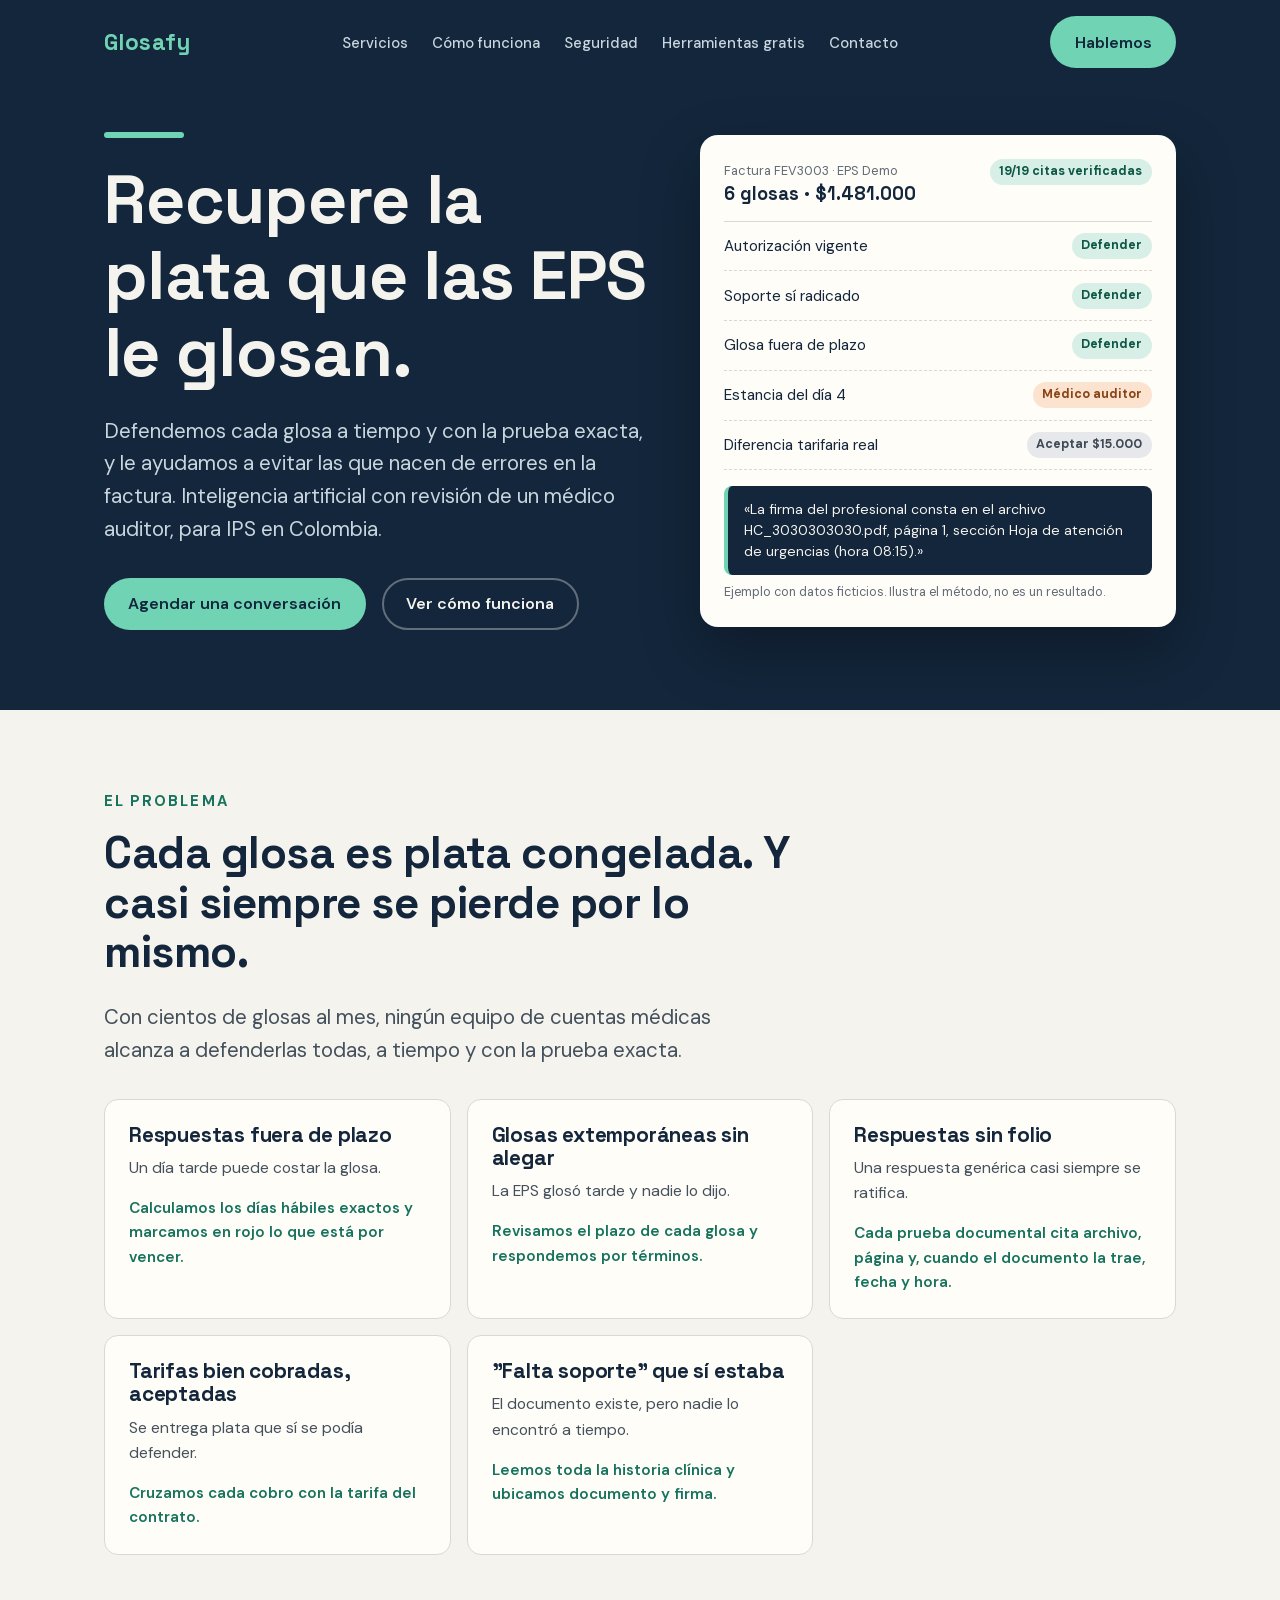
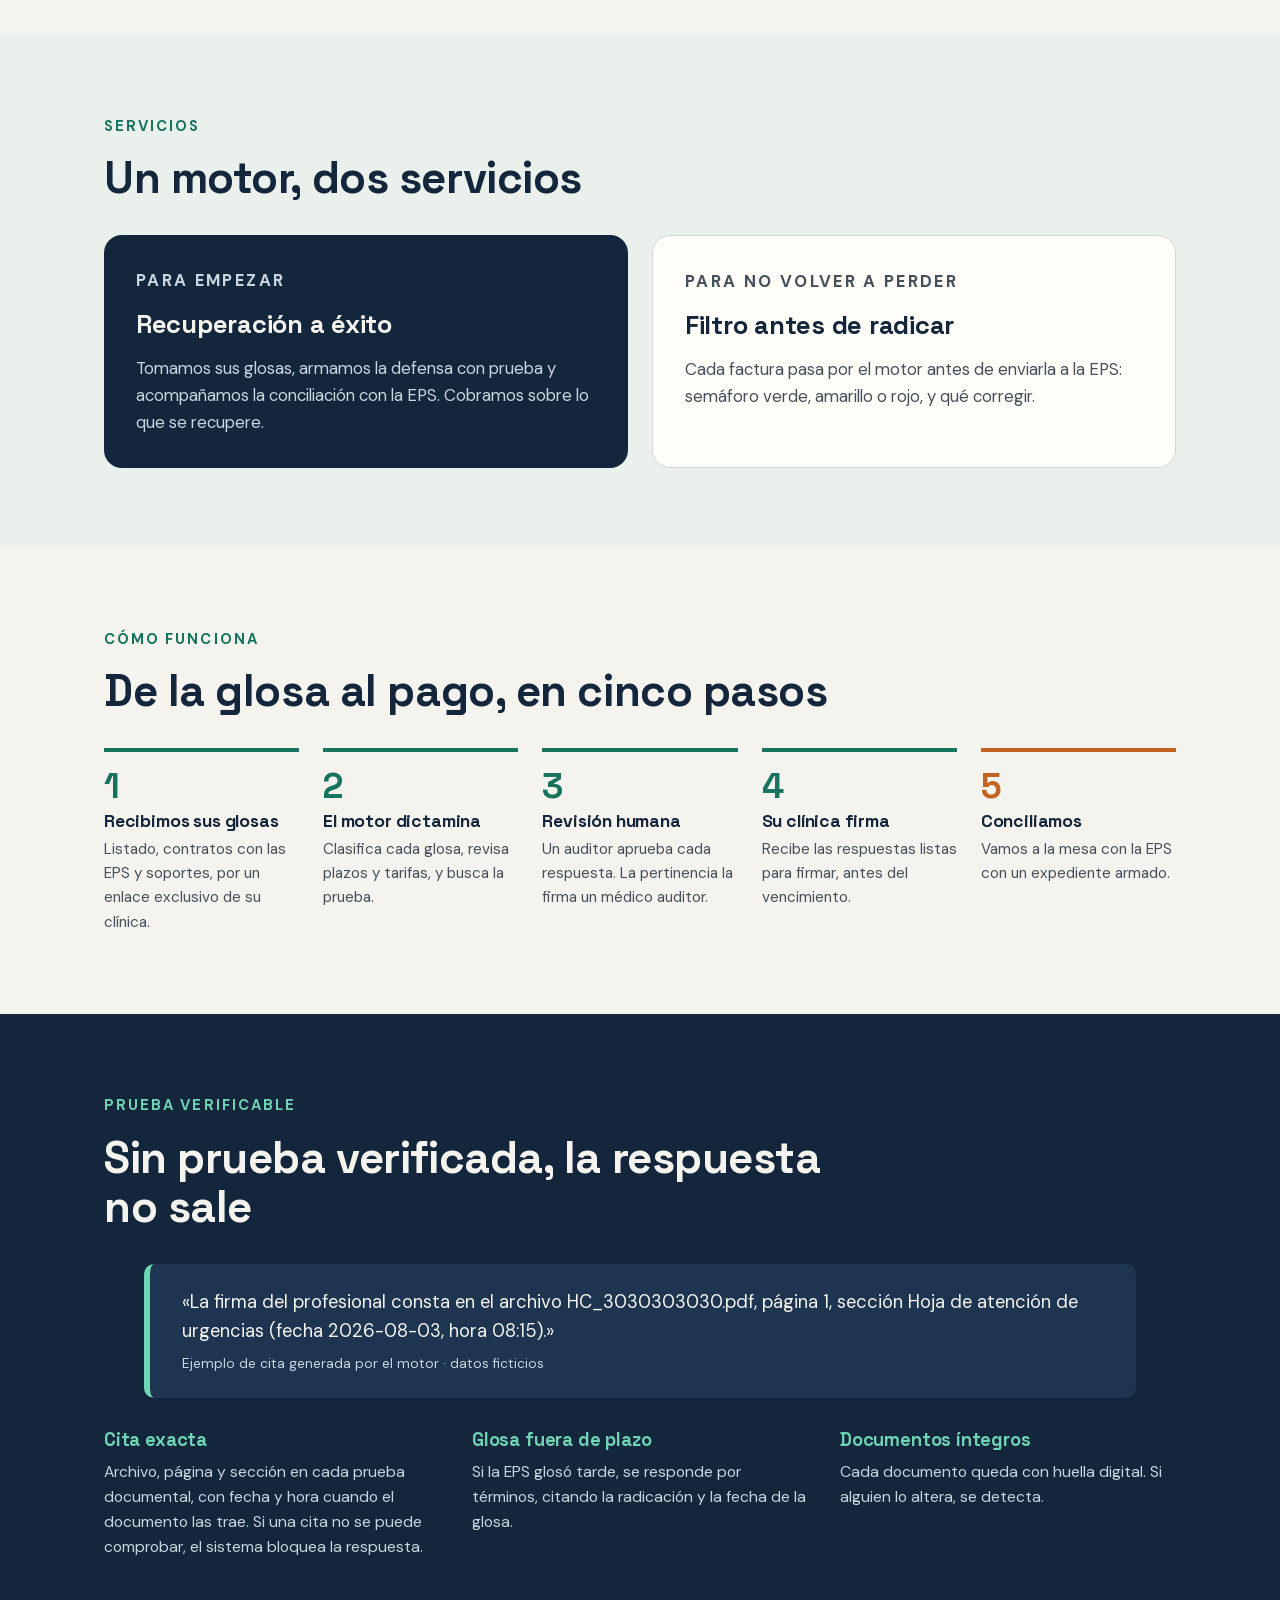
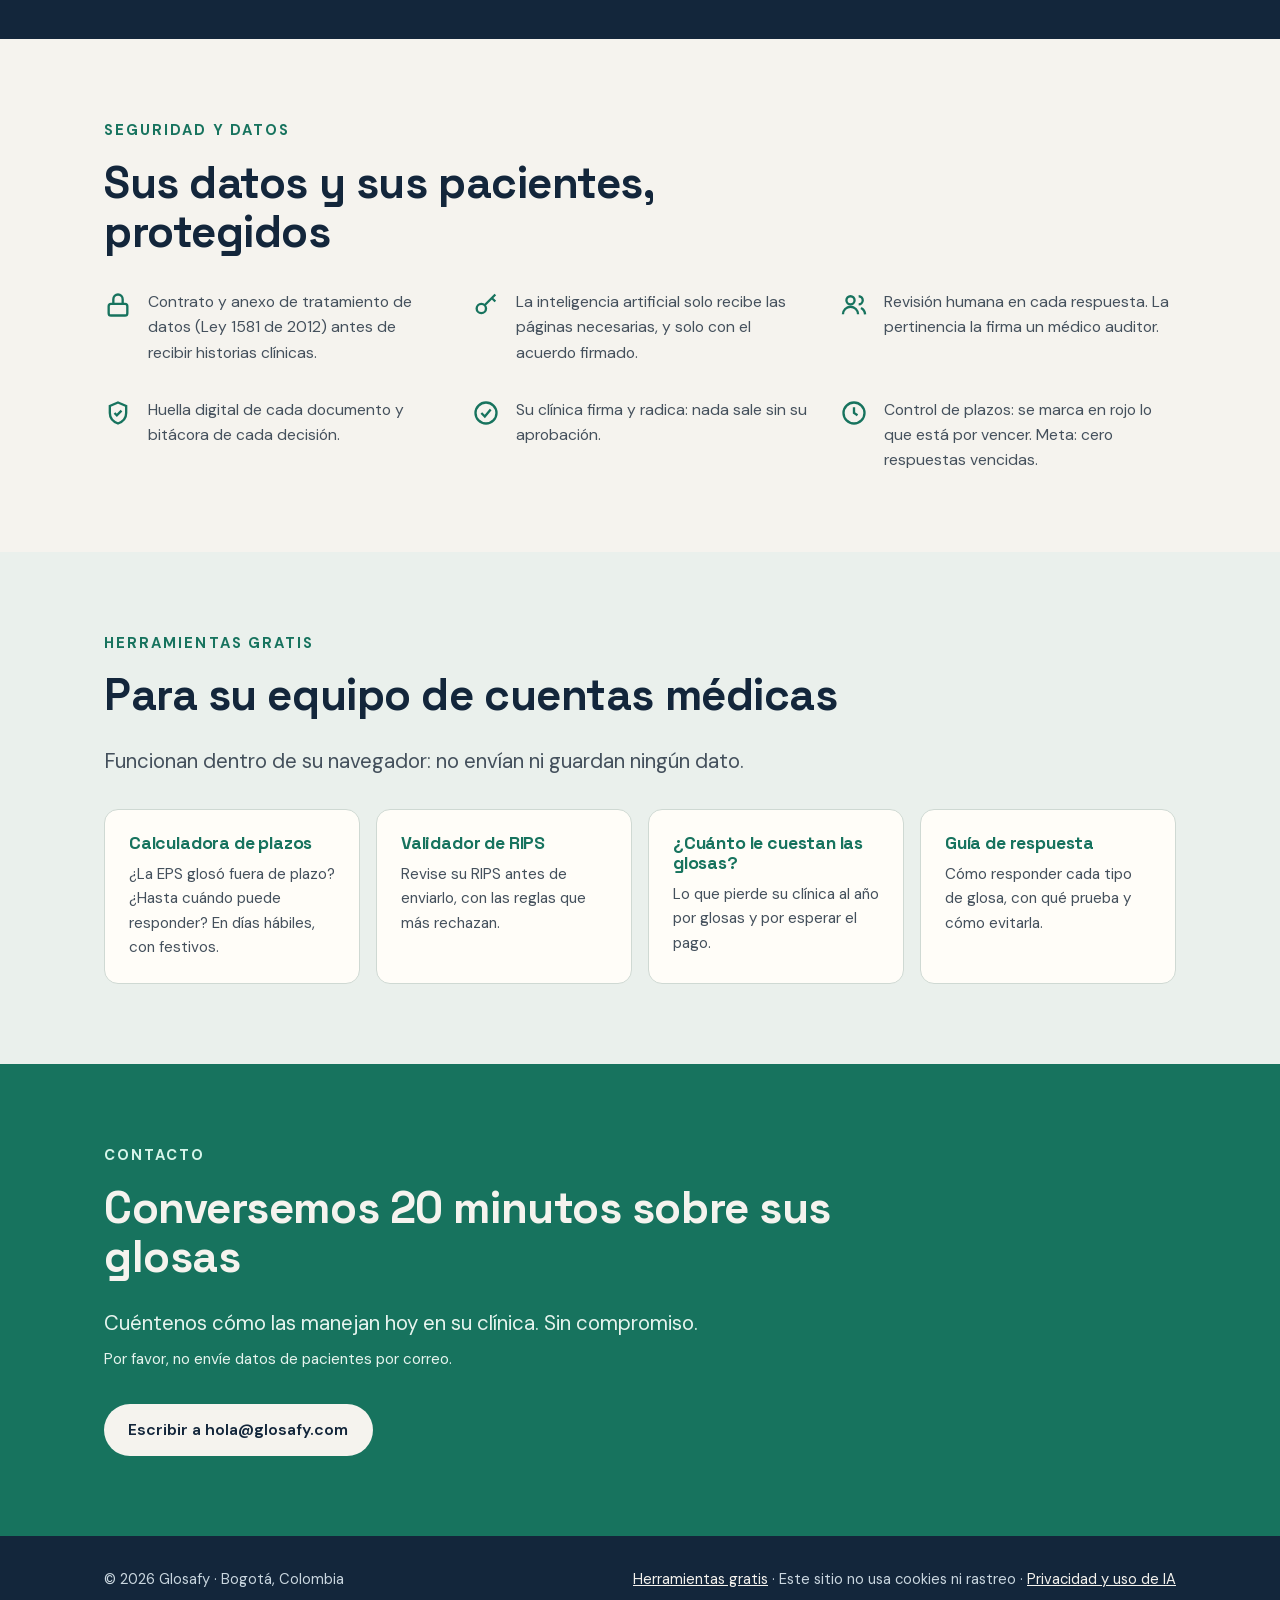
<file: index.html>
<!doctype html>
<html lang="es-CO">
<head>
<meta charset="utf-8">
<meta name="viewport" content="width=device-width, initial-scale=1">
<meta http-equiv="Content-Security-Policy" content="default-src 'self'; img-src 'self' data:; font-src 'self'; style-src 'self'; script-src 'none'; object-src 'none'; base-uri 'self'; form-action 'none'">
<meta name="referrer" content="strict-origin-when-cross-origin">
<title>Glosafy · Recuperación y prevención de glosas para IPS</title>
<meta name="description" content="Glosafy ayuda a clínicas y hospitales de Colombia a defender sus glosas a tiempo y con prueba exacta, y a evitar las que nacen de errores en la factura. Inteligencia artificial con revisión de médico auditor.">
<meta property="og:title" content="Glosafy · Recupere la plata que las EPS le glosan">
<meta property="og:description" content="Auditoría de glosas con inteligencia artificial y médico auditor para IPS en Colombia.">
<meta property="og:type" content="website">
<meta property="og:url" content="https://glosafy.com/">
<meta property="og:locale" content="es_CO">
<link rel="canonical" href="https://glosafy.com/">
<link rel="icon" href="favicon.svg" type="image/svg+xml">
<link rel="preload" href="fonts/SpaceGrotesk-latin.woff2" as="font" type="font/woff2" crossorigin>
<link rel="stylesheet" href="styles.css">
</head>
<body>
<a class="skip" href="#contenido">Saltar al contenido</a>

<header class="site-header">
  <nav class="wrap nav" aria-label="Principal">
    <a class="logo" href="/" aria-label="Glosafy, inicio">Glosafy</a>
    <ul>
      <li><a href="#servicios">Servicios</a></li>
      <li><a href="#como-funciona">Cómo funciona</a></li>
      <li><a href="#seguridad">Seguridad</a></li>
      <li><a href="/herramientas/">Herramientas gratis</a></li>
      <li><a href="#contacto">Contacto</a></li>
    </ul>
    <a class="btn btn-primary" href="#contacto">Hablemos</a>
  </nav>
</header>

<main id="contenido">
  <section class="hero" aria-labelledby="titulo">
    <div class="wrap hero-grid">
      <div>
        <div class="bar" aria-hidden="true"></div>
        <h1 id="titulo">Recupere la plata que las EPS le glosan.</h1>
        <p class="lead">Defendemos cada glosa a tiempo y con la prueba exacta, y le ayudamos a evitar las que nacen de errores en la factura. Inteligencia artificial con revisión de un médico auditor, para IPS en Colombia.</p>
        <div class="hero-ctas">
          <a class="btn btn-primary" href="#contacto">Agendar una conversación</a>
          <a class="btn btn-ghost" href="#como-funciona">Ver cómo funciona</a>
        </div>
      </div>

      <figure class="card-demo" aria-label="Ejemplo ilustrativo de un dictamen de glosas, con datos ficticios">
        <header>
          <div>
            <div class="tag">Factura FEV3003 · EPS Demo</div>
            <div class="amount">6 glosas · $1.481.000</div>
          </div>
          <span class="chip chip-ok">19/19 citas verificadas</span>
        </header>
        <div class="demo-row"><span>Autorización vigente</span><span class="chip chip-ok">Defender</span></div>
        <div class="demo-row"><span>Soporte sí radicado</span><span class="chip chip-ok">Defender</span></div>
        <div class="demo-row"><span>Glosa fuera de plazo</span><span class="chip chip-ok">Defender</span></div>
        <div class="demo-row"><span>Estancia del día 4</span><span class="chip chip-med">Médico auditor</span></div>
        <div class="demo-row"><span>Diferencia tarifaria real</span><span class="chip chip-acc">Aceptar $15.000</span></div>
        <div class="cite">«La firma del profesional consta en el archivo HC_3030303030.pdf, página 1, sección Hoja de atención de urgencias (hora 08:15).»</div>
        <figcaption class="note">Ejemplo con datos ficticios. Ilustra el método, no es un resultado.</figcaption>
      </figure>
    </div>
  </section>

  <section aria-labelledby="problema">
    <div class="wrap">
      <p class="eyebrow">El problema</p>
      <h2 id="problema">Cada glosa es plata congelada. Y casi siempre se pierde por lo mismo.</h2>
      <p class="lead">Con cientos de glosas al mes, ningún equipo de cuentas médicas alcanza a defenderlas todas, a tiempo y con la prueba exacta.</p>
      <div class="fails">
        <article class="fail"><h3>Respuestas fuera de plazo</h3><p>Un día tarde puede costar la glosa.</p><p class="fix">Calculamos los días hábiles exactos y marcamos en rojo lo que está por vencer.</p></article>
        <article class="fail"><h3>Glosas extemporáneas sin alegar</h3><p>La EPS glosó tarde y nadie lo dijo.</p><p class="fix">Revisamos el plazo de cada glosa y respondemos por términos.</p></article>
        <article class="fail"><h3>Respuestas sin folio</h3><p>Una respuesta genérica casi siempre se ratifica.</p><p class="fix">Cada prueba documental cita archivo, página y, cuando el documento la trae, fecha y hora.</p></article>
        <article class="fail"><h3>Tarifas bien cobradas, aceptadas</h3><p>Se entrega plata que sí se podía defender.</p><p class="fix">Cruzamos cada cobro con la tarifa del contrato.</p></article>
        <article class="fail"><h3>"Falta soporte" que sí estaba</h3><p>El documento existe, pero nadie lo encontró a tiempo.</p><p class="fix">Leemos toda la historia clínica y ubicamos documento y firma.</p></article>
      </div>
    </div>
  </section>

  <section class="mint" id="servicios" aria-labelledby="servicios-t">
    <div class="wrap">
      <p class="eyebrow">Servicios</p>
      <h2 id="servicios-t">Un motor, dos servicios</h2>
      <div class="services">
        <article class="service dark">
          <p class="eyebrow">Para empezar</p>
          <h3>Recuperación a éxito</h3>
          <p>Tomamos sus glosas, armamos la defensa con prueba y acompañamos la conciliación con la EPS. Cobramos sobre lo que se recupere.</p>
        </article>
        <article class="service light">
          <p class="eyebrow">Para no volver a perder</p>
          <h3>Filtro antes de radicar</h3>
          <p>Cada factura pasa por el motor antes de enviarla a la EPS: semáforo verde, amarillo o rojo, y qué corregir.</p>
        </article>
      </div>
    </div>
  </section>

  <section id="como-funciona" aria-labelledby="como-t">
    <div class="wrap">
      <p class="eyebrow">Cómo funciona</p>
      <h2 id="como-t">De la glosa al pago, en cinco pasos</h2>
      <ol class="steps">
        <li><h3>Recibimos sus glosas</h3><p>Listado, contratos con las EPS y soportes, por un enlace exclusivo de su clínica.</p></li>
        <li><h3>El motor dictamina</h3><p>Clasifica cada glosa, revisa plazos y tarifas, y busca la prueba.</p></li>
        <li><h3>Revisión humana</h3><p>Un auditor aprueba cada respuesta. La pertinencia la firma un médico auditor.</p></li>
        <li><h3>Su clínica firma</h3><p>Recibe las respuestas listas para firmar, antes del vencimiento.</p></li>
        <li><h3>Conciliamos</h3><p>Vamos a la mesa con la EPS con un expediente armado.</p></li>
      </ol>
    </div>
  </section>

  <section class="dark" aria-labelledby="prueba-t">
    <div class="wrap">
      <p class="eyebrow">Prueba verificable</p>
      <h2 id="prueba-t">Sin prueba verificada, la respuesta no sale</h2>
      <blockquote class="quote">«La firma del profesional consta en el archivo HC_3030303030.pdf, página 1, sección Hoja de atención de urgencias (fecha 2026-08-03, hora 08:15).»<small>Ejemplo de cita generada por el motor · datos ficticios</small></blockquote>
      <div class="proof-grid">
        <div><h3>Cita exacta</h3><p>Archivo, página y sección en cada prueba documental, con fecha y hora cuando el documento las trae. Si una cita no se puede comprobar, el sistema bloquea la respuesta.</p></div>
        <div><h3>Glosa fuera de plazo</h3><p>Si la EPS glosó tarde, se responde por términos, citando la radicación y la fecha de la glosa.</p></div>
        <div><h3>Documentos íntegros</h3><p>Cada documento queda con huella digital. Si alguien lo altera, se detecta.</p></div>
      </div>
    </div>
  </section>

  <section id="seguridad" aria-labelledby="seg-t">
    <div class="wrap">
      <p class="eyebrow">Seguridad y datos</p>
      <h2 id="seg-t">Sus datos y sus pacientes, protegidos</h2>
      <div class="trust">
        <div><svg viewBox="0 0 24 24" fill="none" stroke="currentColor" stroke-width="2" aria-hidden="true"><rect x="4" y="11" width="16" height="10" rx="2"/><path d="M8 11V7a4 4 0 0 1 8 0v4"/></svg><p>Contrato y anexo de tratamiento de datos (Ley 1581 de 2012) antes de recibir historias clínicas.</p></div>
        <div><svg viewBox="0 0 24 24" fill="none" stroke="currentColor" stroke-width="2" aria-hidden="true"><circle cx="8" cy="15" r="4"/><path d="M11 12l9-9M17 6l3 3"/></svg><p>La inteligencia artificial solo recibe las páginas necesarias, y solo con el acuerdo firmado.</p></div>
        <div><svg viewBox="0 0 24 24" fill="none" stroke="currentColor" stroke-width="2" aria-hidden="true"><circle cx="9" cy="8" r="3.5"/><path d="M2.5 20a6.5 6.5 0 0 1 13 0M16 4.5a3.5 3.5 0 0 1 0 7M18 14.5a6.5 6.5 0 0 1 3.5 5.5"/></svg><p>Revisión humana en cada respuesta. La pertinencia la firma un médico auditor.</p></div>
        <div><svg viewBox="0 0 24 24" fill="none" stroke="currentColor" stroke-width="2" aria-hidden="true"><path d="M12 3l7 3v6c0 4.5-3 7.5-7 9-4-1.5-7-4.5-7-9V6z"/><path d="M9 12l2 2 4-4"/></svg><p>Huella digital de cada documento y bitácora de cada decisión.</p></div>
        <div><svg viewBox="0 0 24 24" fill="none" stroke="currentColor" stroke-width="2" aria-hidden="true"><circle cx="12" cy="12" r="9"/><path d="M8 12l3 3 5-6"/></svg><p>Su clínica firma y radica: nada sale sin su aprobación.</p></div>
        <div><svg viewBox="0 0 24 24" fill="none" stroke="currentColor" stroke-width="2" aria-hidden="true"><circle cx="12" cy="12" r="9"/><path d="M12 7v5l3 2"/></svg><p>Control de plazos: se marca en rojo lo que está por vencer. Meta: cero respuestas vencidas.</p></div>
      </div>
    </div>
  </section>

  <section class="mint" id="herramientas" aria-labelledby="herr-t">
    <div class="wrap">
      <p class="eyebrow">Herramientas gratis</p>
      <h2 id="herr-t">Para su equipo de cuentas médicas</h2>
      <p class="lead">Funcionan dentro de su navegador: no envían ni guardan ningún dato.</p>
      <div class="tools">
        <a class="tool" href="/herramientas/calculadora"><h3>Calculadora de plazos</h3><p>¿La EPS glosó fuera de plazo? ¿Hasta cuándo puede responder? En días hábiles, con festivos.</p></a>
        <a class="tool" href="/herramientas/validador-rips"><h3>Validador de RIPS</h3><p>Revise su RIPS antes de enviarlo, con las reglas que más rechazan.</p></a>
        <a class="tool" href="/herramientas/costo-glosas"><h3>¿Cuánto le cuestan las glosas?</h3><p>Lo que pierde su clínica al año por glosas y por esperar el pago.</p></a>
        <a class="tool" href="/herramientas/guia-glosas"><h3>Guía de respuesta</h3><p>Cómo responder cada tipo de glosa, con qué prueba y cómo evitarla.</p></a>
      </div>
    </div>
  </section>

  <section class="cta" id="contacto" aria-labelledby="contacto-t">
    <div class="wrap">
      <p class="eyebrow eyebrow-light">Contacto</p>
      <h2 id="contacto-t">Conversemos 20 minutos sobre sus glosas</h2>
      <p class="lead">Cuéntenos cómo las manejan hoy en su clínica. Sin compromiso.</p>
      <p class="lead small-note">Por favor, no envíe datos de pacientes por correo.</p>
      <div class="cta-row">
        <a class="btn btn-primary" href="mailto:hola@glosafy.com?subject=Conversaci%C3%B3n%20sobre%20glosas">Escribir a hola@glosafy.com</a>
      </div>
    </div>
  </section>
</main>

<footer class="site-footer">
  <div class="wrap">
    <span>© 2026 Glosafy · Bogotá, Colombia</span>
    <span><a href="/herramientas/">Herramientas gratis</a> · Este sitio no usa cookies ni rastreo · <a href="privacidad.html">Privacidad y uso de IA</a></span>
  </div>
</footer>
</body>
</html>
</file>
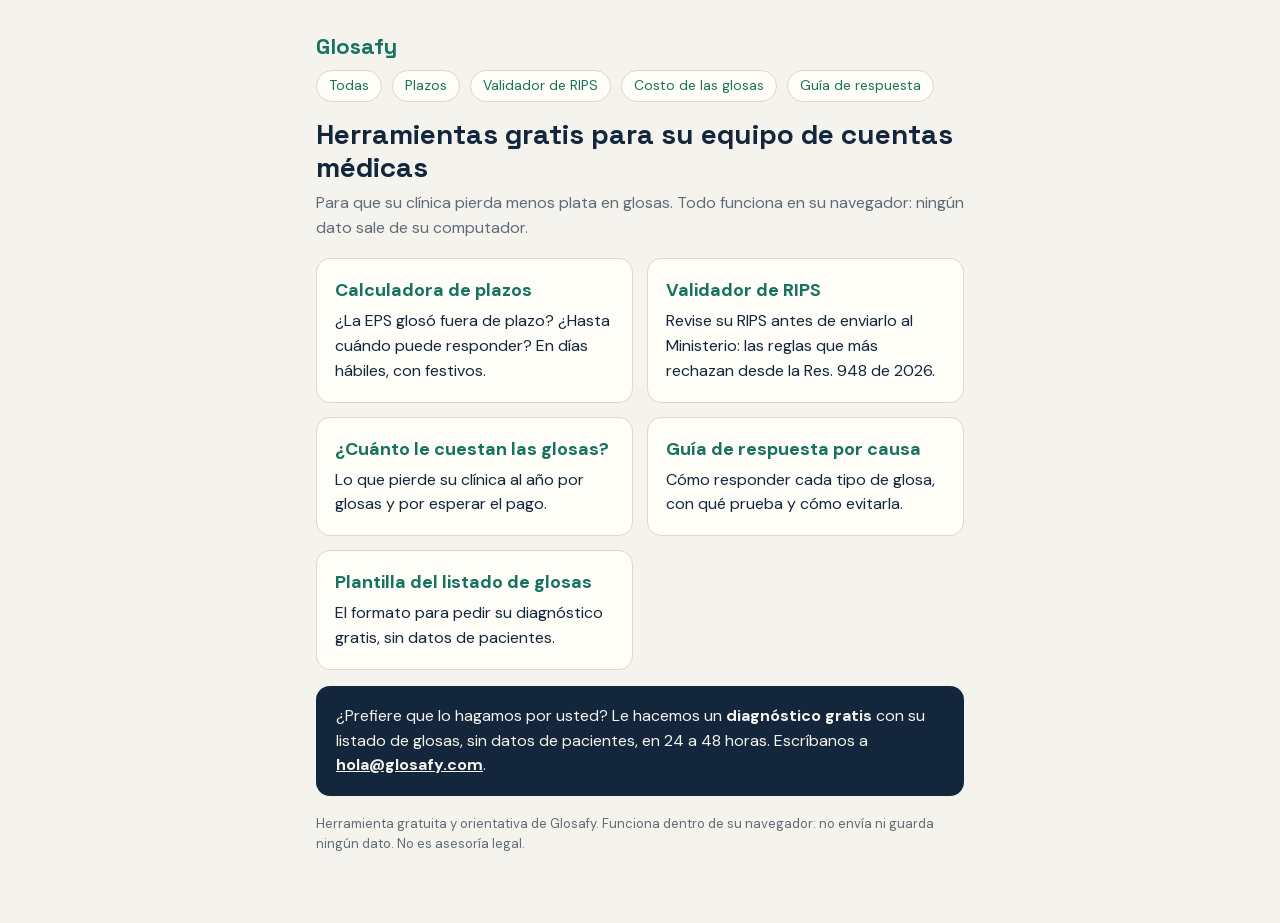
<file: herramientas/index.html>
<!doctype html>
<html lang="es">
<head>
<meta charset="utf-8">
<meta http-equiv="Content-Security-Policy" content="default-src 'self'; img-src 'self' data:; font-src 'self'; style-src 'self' 'unsafe-inline'; script-src 'self' 'unsafe-inline'; connect-src 'none'; object-src 'none'; base-uri 'self'; form-action 'none'">
<meta name="referrer" content="strict-origin-when-cross-origin">
<link rel="icon" href="/favicon.svg" type="image/svg+xml">
<link rel="canonical" href="https://glosafy.com/herramientas/">
<style>@font-face{font-family:"Space Grotesk";src:url("/fonts/SpaceGrotesk-latin.woff2") format("woff2");font-weight:500 700;font-display:swap}@font-face{font-family:"DM Sans";src:url("/fonts/DMSans-latin.woff2") format("woff2");font-weight:400 700;font-display:swap}.marca a{color:inherit;text-decoration:none}</style>

<meta name="viewport" content="width=device-width, initial-scale=1">
<title>Herramientas gratis para glosas · Glosafy</title>
<meta name="description" content="Herramientas gratuitas para clínicas: plazos de glosas, validador de RIPS, costo de las glosas y guía de respuesta.">
<style>
:root { --navy:#13263B; --cream:#F5F3EE; --paper:#FFFDF8; --teal:#17735E; --mint:#EAF0EC; --orange:#C4621F;
        --muted:#5F6B76; --line:#DCD8CE; --ok:#17735E; --mal:#B4471A; }
@media (prefers-color-scheme: dark) {
  :root:not([data-theme="light"]) { --navy:#E8EDF2; --cream:#0F1A26; --paper:#152333; --teal:#4FB89A; --mint:#1C3140;
        --orange:#F0955A; --muted:#A3AFBB; --line:#2A3B4D; --ok:#4FB89A; --mal:#F0955A; }
}
* { box-sizing:border-box; }
body { margin:0; background:var(--cream); color:var(--navy); font:16px/1.55 "DM Sans", system-ui, Arial, sans-serif; }
main { max-width:680px; margin:0 auto; padding:32px 16px 56px; }
.marca { font:700 22px "Space Grotesk", system-ui, Arial, sans-serif; color:var(--teal); }
h1 { font:700 28px/1.2 "Space Grotesk", system-ui, Arial, sans-serif; margin:16px 0 6px; }
.sub { color:var(--muted); margin:0 0 18px; }
.tarjeta { background:var(--paper); border:1px solid var(--line); border-radius:14px; padding:20px; margin-top:16px; }
label { display:block; font-weight:600; margin:12px 0 6px; }
label small { font-weight:400; color:var(--muted); }
input[type=date] { width:100%; padding:11px 12px; border:1px solid var(--line); border-radius:10px; background:var(--cream);
                   color:var(--navy); font:inherit; }
.res { display:grid; gap:10px; }
.fila { border-left:4px solid var(--teal); background:var(--mint); border-radius:8px; padding:12px 14px; }
.fila.mal { border-left-color:var(--mal); }
.fila b { display:block; font-size:18px; }
.fila span { color:var(--muted); font-size:14px; }
.cta { background:var(--navy); color:var(--cream); border-radius:14px; padding:18px 20px; margin-top:16px; }
.cta a { color:inherit; font-weight:700; }
.nota { color:var(--muted); font-size:13px; margin-top:18px; }

nav.herr { display:flex; gap:10px; flex-wrap:wrap; margin:10px 0 0; font-size:14px; }
nav.herr a { color:var(--teal); text-decoration:none; border:1px solid var(--line); border-radius:99px; padding:4px 12px; background:var(--paper); }
.grid { display:grid; grid-template-columns:repeat(auto-fit, minmax(240px, 1fr)); gap:14px; margin-top:16px; }
.grid a { display:block; text-decoration:none; color:inherit; background:var(--paper); border:1px solid var(--line); border-radius:14px; padding:18px; }
.grid a b { display:block; font-size:18px; color:var(--teal); margin-bottom:4px; }
input[type=number], input[type=file] { width:100%; padding:11px 12px; border:1px solid var(--line); border-radius:10px; background:var(--cream); color:var(--navy); font:inherit; }
table { width:100%; border-collapse:collapse; font-size:14px; } th, td { text-align:left; padding:7px 8px; border-bottom:1px solid var(--line); vertical-align:top; }
h2 { font:700 20px "Space Grotesk", system-ui, Arial, sans-serif; margin:26px 0 8px; }
details { background:var(--paper); border:1px solid var(--line); border-radius:12px; padding:12px 16px; margin:10px 0; }
summary { font-weight:700; cursor:pointer; } details p, details li { color:var(--navy); }
</style>
</head>
<body>
<main>
  <div class="marca"><a href="/" aria-label="Glosafy, inicio">Glosafy</a></div>
  <nav class="herr"><a href="/herramientas">Todas</a><a href="/herramientas/calculadora">Plazos</a><a href="/herramientas/validador-rips">Validador de RIPS</a><a href="/herramientas/costo-glosas">Costo de las glosas</a><a href="/herramientas/guia-glosas">Guía de respuesta</a></nav>

  <h1>Herramientas gratis para su equipo de cuentas médicas</h1>
  <p class="sub">Para que su clínica pierda menos plata en glosas. Todo funciona en su navegador: ningún dato sale de su computador.</p>
  <div class="grid">
    <a href="/herramientas/calculadora"><b>Calculadora de plazos</b>¿La EPS glosó fuera de plazo? ¿Hasta cuándo puede responder? En días hábiles, con festivos.</a>
    <a href="/herramientas/validador-rips"><b>Validador de RIPS</b>Revise su RIPS antes de enviarlo al Ministerio: las reglas que más rechazan desde la Res. 948 de 2026.</a>
    <a href="/herramientas/costo-glosas"><b>¿Cuánto le cuestan las glosas?</b>Lo que pierde su clínica al año por glosas y por esperar el pago.</a>
    <a href="/herramientas/guia-glosas"><b>Guía de respuesta por causa</b>Cómo responder cada tipo de glosa, con qué prueba y cómo evitarla.</a>
    <a href="/herramientas/plantilla-listado.csv"><b>Plantilla del listado de glosas</b>El formato para pedir su diagnóstico gratis, sin datos de pacientes.</a>
  </div>
  <div class="cta">¿Prefiere que lo hagamos por usted? Le hacemos un <b>diagnóstico gratis</b> con su listado de glosas, sin datos de pacientes, en 24 a 48 horas. Escríbanos a <a href="mailto:hola@glosafy.com">hola@glosafy.com</a>.</div>
  <p class="nota">Herramienta gratuita y orientativa de Glosafy. Funciona dentro de su navegador: no envía ni guarda ningún dato. No es asesoría legal.</p>
</main>

</body>
</html>
</file>
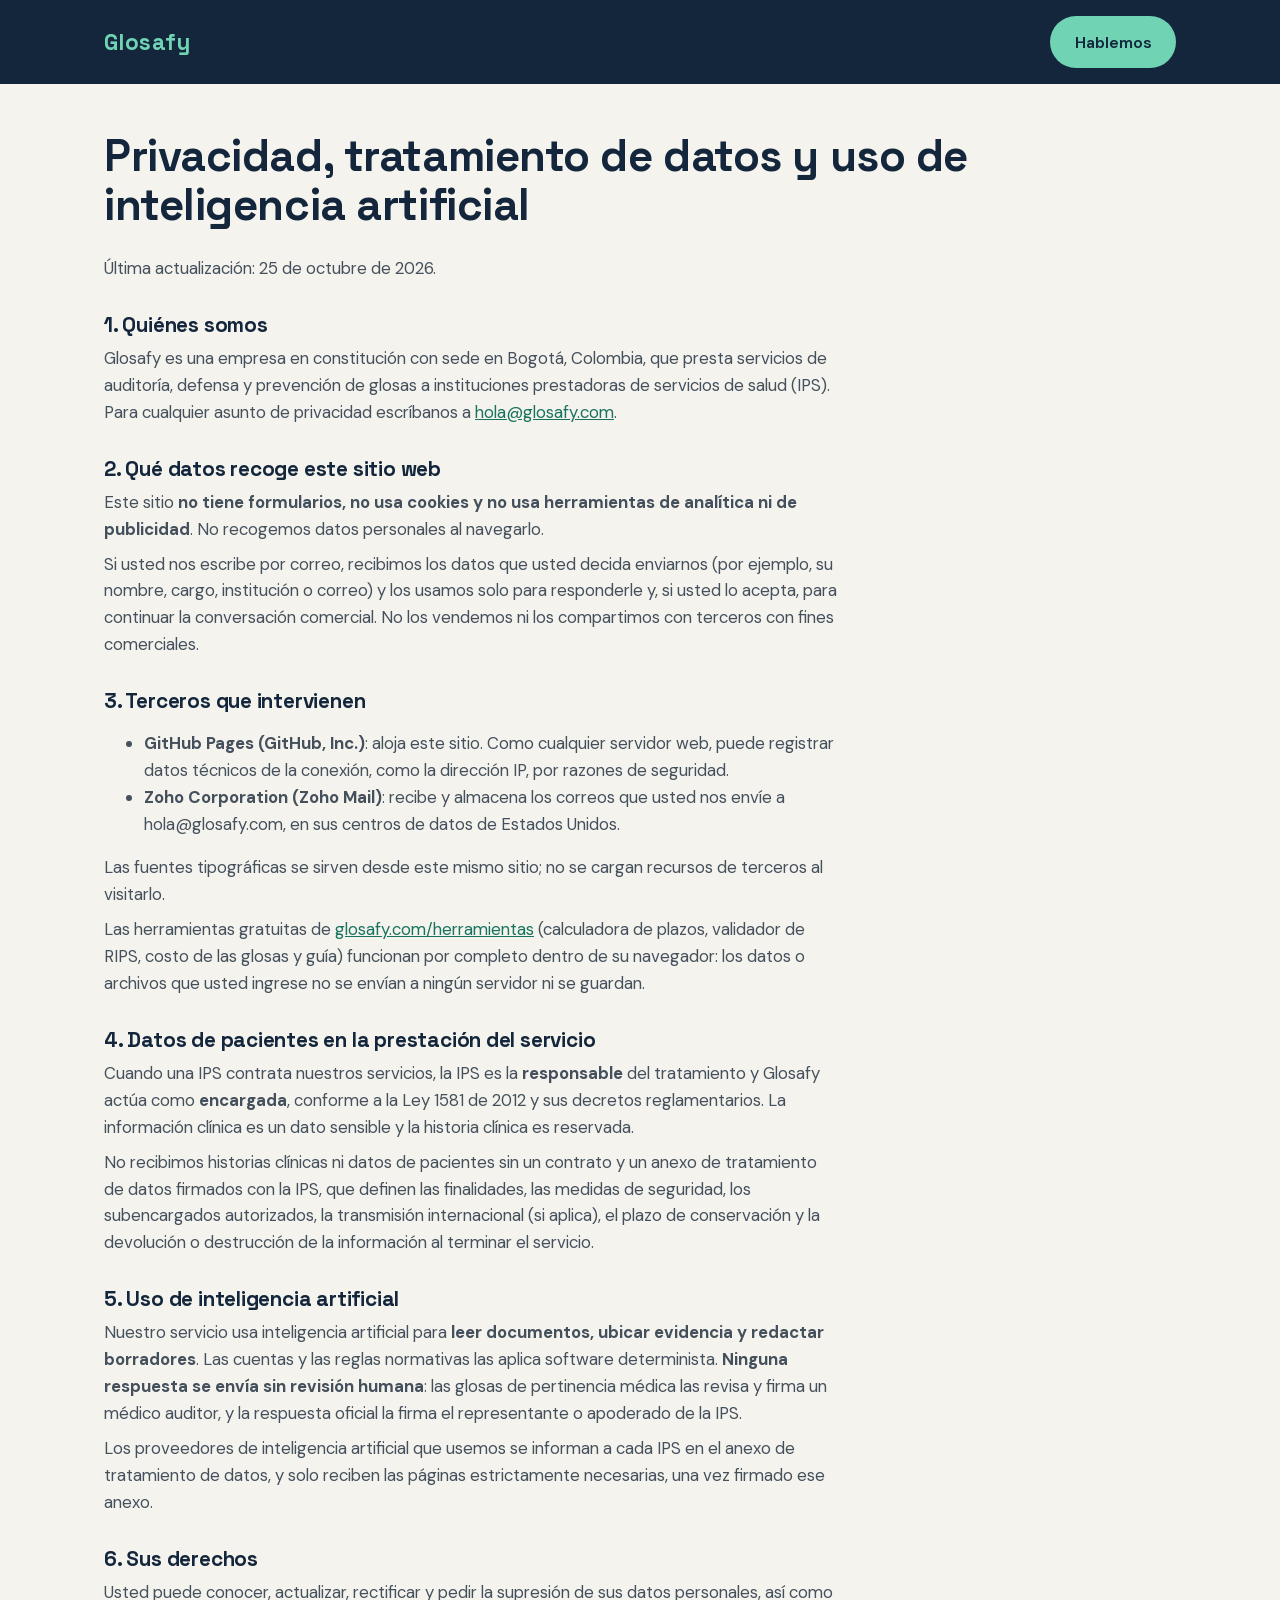
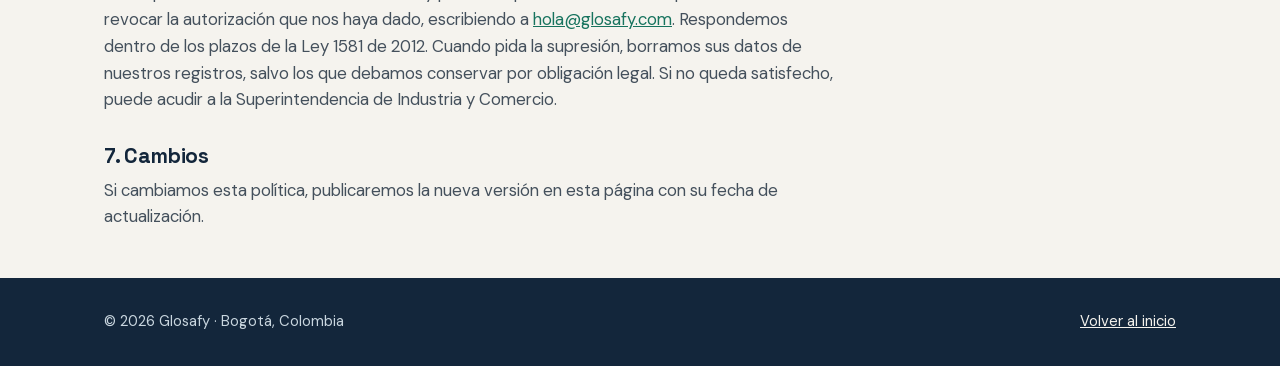
<file: privacidad.html>
<!doctype html>
<html lang="es-CO">
<head>
<meta charset="utf-8">
<meta name="viewport" content="width=device-width, initial-scale=1">
<meta http-equiv="Content-Security-Policy" content="default-src 'self'; img-src 'self' data:; font-src 'self'; style-src 'self'; script-src 'none'; object-src 'none'; base-uri 'self'; form-action 'none'">
<meta name="referrer" content="strict-origin-when-cross-origin">
<title>Privacidad y uso de IA · Glosafy</title>
<meta name="description" content="Política de privacidad, tratamiento de datos y uso de inteligencia artificial de Glosafy.">
<link rel="canonical" href="https://glosafy.com/privacidad.html">
<link rel="icon" href="favicon.svg" type="image/svg+xml">
<link rel="stylesheet" href="styles.css">
</head>
<body>
<a class="skip" href="#contenido">Saltar al contenido</a>
<header class="site-header">
  <nav class="wrap nav" aria-label="Principal">
    <a class="logo" href="/" aria-label="Glosafy, inicio">Glosafy</a>
    <a class="btn btn-primary" href="/#contacto">Hablemos</a>
  </nav>
</header>

<main id="contenido" class="legal">
  <div class="wrap">
    <h1>Privacidad, tratamiento de datos y uso de inteligencia artificial</h1>
    <p>Última actualización: 25 de octubre de 2026.</p>

    <h2>1. Quiénes somos</h2>
    <p>Glosafy es una empresa en constitución con sede en Bogotá, Colombia, que presta servicios de auditoría, defensa y prevención de glosas a instituciones prestadoras de servicios de salud (IPS). Para cualquier asunto de privacidad escríbanos a <a href="mailto:hola@glosafy.com">hola@glosafy.com</a>.</p>

    <h2>2. Qué datos recoge este sitio web</h2>
    <p>Este sitio <b>no tiene formularios, no usa cookies y no usa herramientas de analítica ni de publicidad</b>. No recogemos datos personales al navegarlo.</p>
    <p>Si usted nos escribe por correo, recibimos los datos que usted decida enviarnos (por ejemplo, su nombre, cargo, institución o correo) y los usamos solo para responderle y, si usted lo acepta, para continuar la conversación comercial. No los vendemos ni los compartimos con terceros con fines comerciales.</p>

    <h2>3. Terceros que intervienen</h2>
    <ul>
      <li><b>GitHub Pages (GitHub, Inc.)</b>: aloja este sitio. Como cualquier servidor web, puede registrar datos técnicos de la conexión, como la dirección IP, por razones de seguridad.</li>
      <li><b>Zoho Corporation (Zoho Mail)</b>: recibe y almacena los correos que usted nos envíe a hola@glosafy.com, en sus centros de datos de Estados Unidos.</li>
    </ul>
    <p>Las fuentes tipográficas se sirven desde este mismo sitio; no se cargan recursos de terceros al visitarlo.</p>
    <p>Las herramientas gratuitas de <a href="/herramientas/">glosafy.com/herramientas</a> (calculadora de plazos, validador de RIPS, costo de las glosas y guía) funcionan por completo dentro de su navegador: los datos o archivos que usted ingrese no se envían a ningún servidor ni se guardan.</p>

    <h2>4. Datos de pacientes en la prestación del servicio</h2>
    <p>Cuando una IPS contrata nuestros servicios, la IPS es la <b>responsable</b> del tratamiento y Glosafy actúa como <b>encargada</b>, conforme a la Ley 1581 de 2012 y sus decretos reglamentarios. La información clínica es un dato sensible y la historia clínica es reservada.</p>
    <p>No recibimos historias clínicas ni datos de pacientes sin un contrato y un anexo de tratamiento de datos firmados con la IPS, que definen las finalidades, las medidas de seguridad, los subencargados autorizados, la transmisión internacional (si aplica), el plazo de conservación y la devolución o destrucción de la información al terminar el servicio.</p>

    <h2>5. Uso de inteligencia artificial</h2>
    <p>Nuestro servicio usa inteligencia artificial para <b>leer documentos, ubicar evidencia y redactar borradores</b>. Las cuentas y las reglas normativas las aplica software determinista. <b>Ninguna respuesta se envía sin revisión humana</b>: las glosas de pertinencia médica las revisa y firma un médico auditor, y la respuesta oficial la firma el representante o apoderado de la IPS.</p>
    <p>Los proveedores de inteligencia artificial que usemos se informan a cada IPS en el anexo de tratamiento de datos, y solo reciben las páginas estrictamente necesarias, una vez firmado ese anexo.</p>

    <h2>6. Sus derechos</h2>
    <p>Usted puede conocer, actualizar, rectificar y pedir la supresión de sus datos personales, así como revocar la autorización que nos haya dado, escribiendo a <a href="mailto:hola@glosafy.com">hola@glosafy.com</a>. Respondemos dentro de los plazos de la Ley 1581 de 2012. Cuando pida la supresión, borramos sus datos de nuestros registros, salvo los que debamos conservar por obligación legal. Si no queda satisfecho, puede acudir a la Superintendencia de Industria y Comercio.</p>

    <h2>7. Cambios</h2>
    <p>Si cambiamos esta política, publicaremos la nueva versión en esta página con su fecha de actualización.</p>
  </div>
</main>

<footer class="site-footer">
  <div class="wrap">
    <span>© 2026 Glosafy · Bogotá, Colombia</span>
    <span><a href="/">Volver al inicio</a></span>
  </div>
</footer>
</body>
</html>
</file>
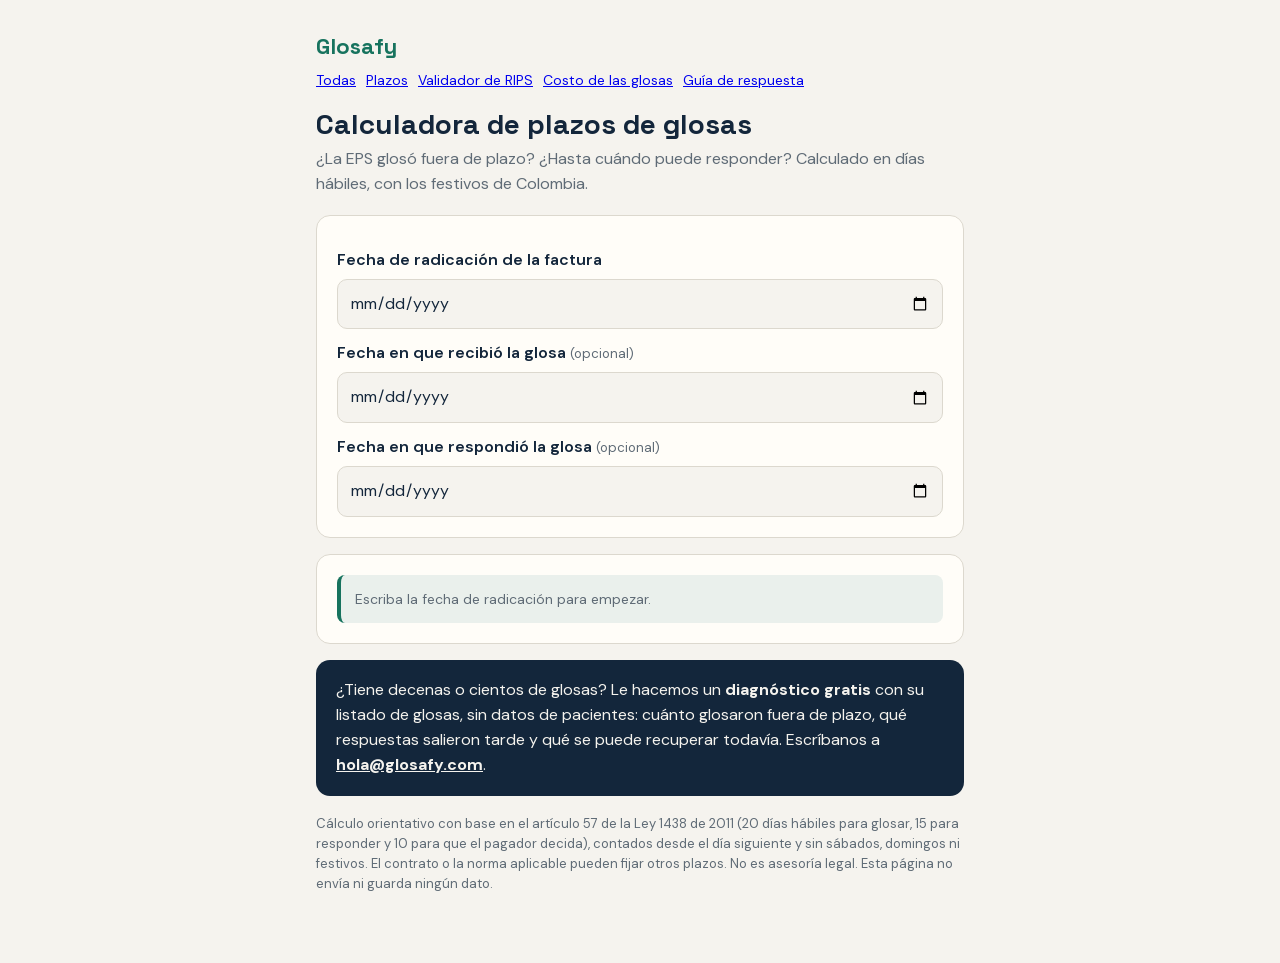
<file: herramientas/calculadora.html>
<!doctype html>
<html lang="es">
<head>
<meta charset="utf-8">
<meta http-equiv="Content-Security-Policy" content="default-src 'self'; img-src 'self' data:; font-src 'self'; style-src 'self' 'unsafe-inline'; script-src 'self' 'unsafe-inline'; connect-src 'none'; object-src 'none'; base-uri 'self'; form-action 'none'">
<meta name="referrer" content="strict-origin-when-cross-origin">
<link rel="icon" href="/favicon.svg" type="image/svg+xml">
<link rel="canonical" href="https://glosafy.com/herramientas/calculadora">
<style>@font-face{font-family:"Space Grotesk";src:url("/fonts/SpaceGrotesk-latin.woff2") format("woff2");font-weight:500 700;font-display:swap}@font-face{font-family:"DM Sans";src:url("/fonts/DMSans-latin.woff2") format("woff2");font-weight:400 700;font-display:swap}.marca a{color:inherit;text-decoration:none}</style>

<meta name="viewport" content="width=device-width, initial-scale=1">
<title>Calculadora de plazos de glosas · Glosafy</title>
<meta name="description" content="Calcule en días hábiles, con los festivos de Colombia, si una glosa llegó fuera de plazo y hasta cuándo puede responderla.">
<style>
:root { --navy:#13263B; --cream:#F5F3EE; --paper:#FFFDF8; --teal:#17735E; --mint:#EAF0EC; --orange:#C4621F;
        --muted:#5F6B76; --line:#DCD8CE; --ok:#17735E; --mal:#B4471A; }
@media (prefers-color-scheme: dark) {
  :root:not([data-theme="light"]) { --navy:#E8EDF2; --cream:#0F1A26; --paper:#152333; --teal:#4FB89A; --mint:#1C3140;
        --orange:#F0955A; --muted:#A3AFBB; --line:#2A3B4D; --ok:#4FB89A; --mal:#F0955A; }
}
* { box-sizing:border-box; }
body { margin:0; background:var(--cream); color:var(--navy); font:16px/1.55 "DM Sans", system-ui, Arial, sans-serif; }
main { max-width:680px; margin:0 auto; padding:32px 16px 56px; }
.marca { font:700 22px "Space Grotesk", system-ui, Arial, sans-serif; color:var(--teal); }
h1 { font:700 28px/1.2 "Space Grotesk", system-ui, Arial, sans-serif; margin:16px 0 6px; }
.sub { color:var(--muted); margin:0 0 18px; }
.tarjeta { background:var(--paper); border:1px solid var(--line); border-radius:14px; padding:20px; margin-top:16px; }
label { display:block; font-weight:600; margin:12px 0 6px; }
label small { font-weight:400; color:var(--muted); }
input[type=date] { width:100%; padding:11px 12px; border:1px solid var(--line); border-radius:10px; background:var(--cream);
                   color:var(--navy); font:inherit; }
.res { display:grid; gap:10px; }
.fila { border-left:4px solid var(--teal); background:var(--mint); border-radius:8px; padding:12px 14px; }
.fila.mal { border-left-color:var(--mal); }
.fila b { display:block; font-size:18px; }
.fila span { color:var(--muted); font-size:14px; }
.cta { background:var(--navy); color:var(--cream); border-radius:14px; padding:18px 20px; margin-top:16px; }
.cta a { color:inherit; font-weight:700; }
.nota { color:var(--muted); font-size:13px; margin-top:18px; }
</style>
</head>
<body>
<main>
  <div class="marca"><a href="/" aria-label="Glosafy, inicio">Glosafy</a></div>
  <nav class="herr" style="display:flex;gap:10px;flex-wrap:wrap;margin:10px 0 0;font-size:14px"><a href="/herramientas">Todas</a><a href="/herramientas/calculadora">Plazos</a><a href="/herramientas/validador-rips">Validador de RIPS</a><a href="/herramientas/costo-glosas">Costo de las glosas</a><a href="/herramientas/guia-glosas">Guía de respuesta</a></nav>
  <h1>Calculadora de plazos de glosas</h1>
  <p class="sub">¿La EPS glosó fuera de plazo? ¿Hasta cuándo puede responder? Calculado en días hábiles, con los festivos de Colombia.</p>

  <div class="tarjeta">
    <label for="radicacion">Fecha de radicación de la factura</label>
    <input type="date" id="radicacion">
    <label for="glosa">Fecha en que recibió la glosa <small>(opcional)</small></label>
    <input type="date" id="glosa">
    <label for="respuesta">Fecha en que respondió la glosa <small>(opcional)</small></label>
    <input type="date" id="respuesta">
  </div>

  <div class="tarjeta"><div class="res" id="resultado" aria-live="polite"><div class="fila"><span>Escriba la fecha de radicación para empezar.</span></div></div></div>

  <div class="cta">¿Tiene decenas o cientos de glosas? Le hacemos un <b>diagnóstico gratis</b> con su listado de glosas, sin datos
    de pacientes: cuánto glosaron fuera de plazo, qué respuestas salieron tarde y qué se puede recuperar todavía.
    Escríbanos a <a href="mailto:hola@glosafy.com">hola@glosafy.com</a>.</div>

  <p class="nota">Cálculo orientativo con base en el artículo 57 de la Ley 1438 de 2011 (20 días hábiles para glosar, 15 para responder
    y 10 para que el pagador decida), contados desde el día siguiente y sin sábados, domingos ni festivos. El contrato o la norma
    aplicable pueden fijar otros plazos. No es asesoría legal. Esta página no envía ni guarda ningún dato.</p>
</main>

<script id="motor">
// Festivos de Colombia (Ley 51 de 1983): mismo cálculo que el motor de Glosafy.
const FIJOS = [[1, 1], [5, 1], [7, 20], [8, 7], [12, 8], [12, 25]];
const TRASLADABLES = [[1, 6], [3, 19], [6, 29], [8, 15], [10, 12], [11, 1], [11, 11]];
const DIA = 86400000;
const fecha = (a, m, d) => new Date(Date.UTC(a, m - 1, d));
const iso = (f) => f.toISOString().slice(0, 10);
const sumarDias = (f, n) => new Date(f.getTime() + n * DIA);
function pascua(anio) {
  const a = anio % 19, b = Math.floor(anio / 100), c = anio % 100, d = Math.floor(b / 4), e = b % 4;
  const f = Math.floor((b + 8) / 25), g = Math.floor((b - f + 1) / 3), h = (19 * a + b - d - g + 15) % 30;
  const i = Math.floor(c / 4), k = c % 4, l = (32 + 2 * e + 2 * i - h - k) % 7, m = Math.floor((a + 11 * h + 22 * l) / 451);
  const x = h + l - 7 * m + 114;
  return fecha(anio, Math.floor(x / 31), (x % 31) + 1);
}
function lunesSiguiente(f) { return sumarDias(f, (8 - f.getUTCDay()) % 7); }
const cache = {};
function festivos(anio) {
  if (cache[anio]) return cache[anio];
  const s = new Set(FIJOS.map(([m, d]) => iso(fecha(anio, m, d))));
  TRASLADABLES.forEach(([m, d]) => s.add(iso(lunesSiguiente(fecha(anio, m, d)))));
  const p = pascua(anio);
  [-3, -2, 43, 64, 71].forEach((n) => s.add(iso(sumarDias(p, n))));
  return (cache[anio] = s);
}
function esHabil(f) { const d = f.getUTCDay(); return d !== 0 && d !== 6 && !festivos(f.getUTCFullYear()).has(iso(f)); }
function sumarDiasHabiles(desde, n) { let f = desde, c = 0; while (c < n) { f = sumarDias(f, 1); if (esHabil(f)) c++; } return f; }
function diasHabilesEntre(desde, hasta) {
  if (hasta < desde) return -diasHabilesEntre(hasta, desde);
  let f = desde, t = 0; while (f < hasta) { f = sumarDias(f, 1); if (esHabil(f)) t++; } return t;
}
</script>
<script>
const $ = (id) => document.getElementById(id);
const leer = (id) => { const v = $(id).value; if (!v) return null; const [a, m, d] = v.split("-").map(Number); return fecha(a, m, d); };
const larga = (f) => f.toLocaleDateString("es-CO", { weekday: "long", day: "numeric", month: "long", year: "numeric", timeZone: "UTC" });
const fila = (titulo, detalle, mal) => `<div class="fila${mal ? " mal" : ""}"><b>${titulo}</b><span>${detalle}</span></div>`;
function calcular() {
  const rad = leer("radicacion"), glosa = leer("glosa"), resp = leer("respuesta");
  const ahora = new Date(), hoy = fecha(ahora.getFullYear(), ahora.getMonth() + 1, ahora.getDate());
  if (!rad) { $("resultado").innerHTML = fila("", "Escriba la fecha de radicación para empezar."); return; }
  const limiteGlosa = sumarDiasHabiles(rad, 20);
  const out = [fila(`La EPS podía glosar hasta el ${larga(limiteGlosa)}`, "20 días hábiles desde el día siguiente a la radicación.")];
  if (glosa) {
    if (glosa > limiteGlosa) {
      out.push(fila(`La glosa llegó ${diasHabilesEntre(limiteGlosa, glosa)} día(s) hábil(es) tarde`,
        "Es extemporánea: la respuesta puede pedir que se levante sin discutir el fondo. Debe alegarse dentro del plazo de respuesta.", true));
    } else {
      out.push(fila("La glosa llegó dentro del plazo", "Hay que responderla en el fondo, con las pruebas de cada ítem."));
    }
    const limiteResp = sumarDiasHabiles(glosa, 15);
    if (resp) {
      out.push(resp > limiteResp
        ? fila(`La respuesta salió ${diasHabilesEntre(limiteResp, resp)} día(s) hábil(es) tarde`, `El plazo para responder vencía el ${larga(limiteResp)}.`, true)
        : fila("La respuesta salió a tiempo", `El plazo para responder vencía el ${larga(limiteResp)}.`));
      const limiteDecision = sumarDiasHabiles(resp, 10);
      out.push(fila(`El pagador debe decidir a más tardar el ${larga(limiteDecision)}`,
        hoy > limiteDecision ? "Ya venció: pida la decisión por escrito y evalúe la conciliación ante la Supersalud." : "10 días hábiles desde la respuesta.",
        hoy > limiteDecision));
    } else {
      const quedan = diasHabilesEntre(hoy, limiteResp);
      out.push(quedan >= 0
        ? fila(`Puede responder hasta el ${larga(limiteResp)}`, `Le quedan ${quedan} día(s) hábil(es).`, quedan <= 3)
        : fila(`El plazo para responder venció el ${larga(limiteResp)}`, "Evalúe con su asesor si hay otra vía, como la conciliación.", true));
    }
  }
  $("resultado").innerHTML = out.join("");
}
["radicacion", "glosa", "respuesta"].forEach((id) => $(id).addEventListener("input", calcular));
</script>
</body>
</html>
</file>
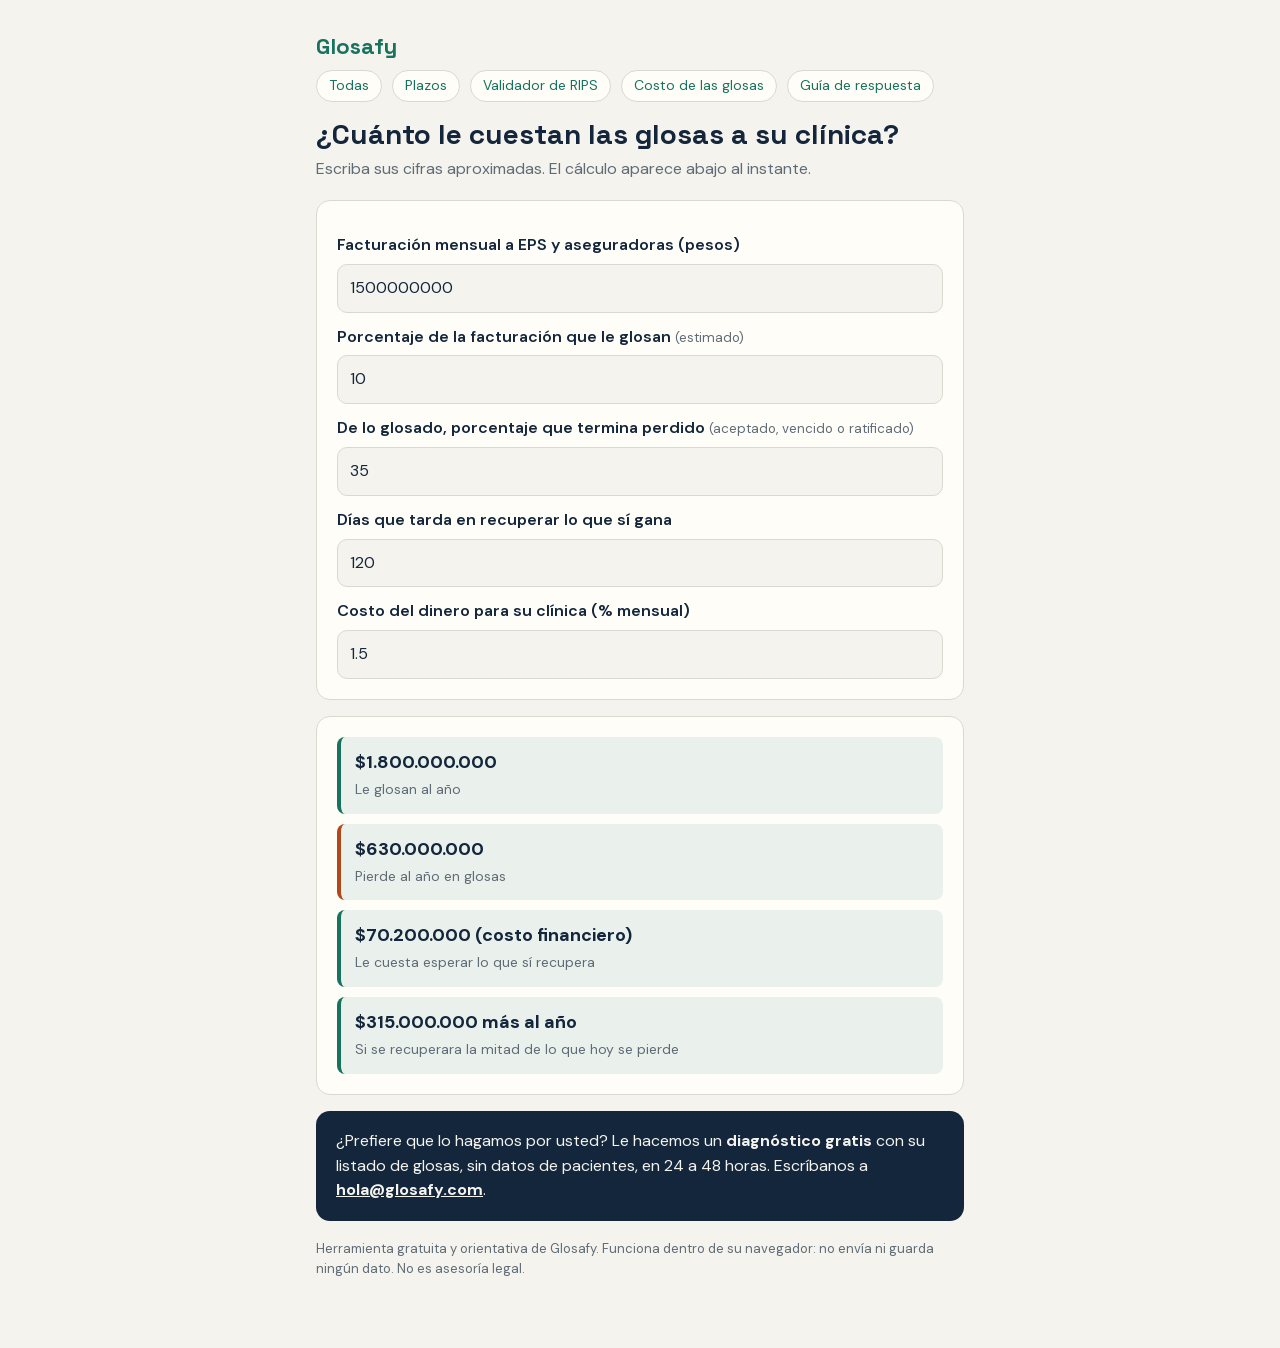
<file: herramientas/costo-glosas.html>
<!doctype html>
<html lang="es">
<head>
<meta charset="utf-8">
<meta http-equiv="Content-Security-Policy" content="default-src 'self'; img-src 'self' data:; font-src 'self'; style-src 'self' 'unsafe-inline'; script-src 'self' 'unsafe-inline'; connect-src 'none'; object-src 'none'; base-uri 'self'; form-action 'none'">
<meta name="referrer" content="strict-origin-when-cross-origin">
<link rel="icon" href="/favicon.svg" type="image/svg+xml">
<link rel="canonical" href="https://glosafy.com/herramientas/costo-glosas">
<style>@font-face{font-family:"Space Grotesk";src:url("/fonts/SpaceGrotesk-latin.woff2") format("woff2");font-weight:500 700;font-display:swap}@font-face{font-family:"DM Sans";src:url("/fonts/DMSans-latin.woff2") format("woff2");font-weight:400 700;font-display:swap}.marca a{color:inherit;text-decoration:none}</style>

<meta name="viewport" content="width=device-width, initial-scale=1">
<title>¿Cuánto le cuestan las glosas? · Glosafy</title>
<meta name="description" content="Calcule cuánto pierde su clínica al año por glosas y por el tiempo de espera del pago.">
<style>
:root { --navy:#13263B; --cream:#F5F3EE; --paper:#FFFDF8; --teal:#17735E; --mint:#EAF0EC; --orange:#C4621F;
        --muted:#5F6B76; --line:#DCD8CE; --ok:#17735E; --mal:#B4471A; }
@media (prefers-color-scheme: dark) {
  :root:not([data-theme="light"]) { --navy:#E8EDF2; --cream:#0F1A26; --paper:#152333; --teal:#4FB89A; --mint:#1C3140;
        --orange:#F0955A; --muted:#A3AFBB; --line:#2A3B4D; --ok:#4FB89A; --mal:#F0955A; }
}
* { box-sizing:border-box; }
body { margin:0; background:var(--cream); color:var(--navy); font:16px/1.55 "DM Sans", system-ui, Arial, sans-serif; }
main { max-width:680px; margin:0 auto; padding:32px 16px 56px; }
.marca { font:700 22px "Space Grotesk", system-ui, Arial, sans-serif; color:var(--teal); }
h1 { font:700 28px/1.2 "Space Grotesk", system-ui, Arial, sans-serif; margin:16px 0 6px; }
.sub { color:var(--muted); margin:0 0 18px; }
.tarjeta { background:var(--paper); border:1px solid var(--line); border-radius:14px; padding:20px; margin-top:16px; }
label { display:block; font-weight:600; margin:12px 0 6px; }
label small { font-weight:400; color:var(--muted); }
input[type=date] { width:100%; padding:11px 12px; border:1px solid var(--line); border-radius:10px; background:var(--cream);
                   color:var(--navy); font:inherit; }
.res { display:grid; gap:10px; }
.fila { border-left:4px solid var(--teal); background:var(--mint); border-radius:8px; padding:12px 14px; }
.fila.mal { border-left-color:var(--mal); }
.fila b { display:block; font-size:18px; }
.fila span { color:var(--muted); font-size:14px; }
.cta { background:var(--navy); color:var(--cream); border-radius:14px; padding:18px 20px; margin-top:16px; }
.cta a { color:inherit; font-weight:700; }
.nota { color:var(--muted); font-size:13px; margin-top:18px; }

nav.herr { display:flex; gap:10px; flex-wrap:wrap; margin:10px 0 0; font-size:14px; }
nav.herr a { color:var(--teal); text-decoration:none; border:1px solid var(--line); border-radius:99px; padding:4px 12px; background:var(--paper); }
.grid { display:grid; grid-template-columns:repeat(auto-fit, minmax(240px, 1fr)); gap:14px; margin-top:16px; }
.grid a { display:block; text-decoration:none; color:inherit; background:var(--paper); border:1px solid var(--line); border-radius:14px; padding:18px; }
.grid a b { display:block; font-size:18px; color:var(--teal); margin-bottom:4px; }
input[type=number], input[type=file] { width:100%; padding:11px 12px; border:1px solid var(--line); border-radius:10px; background:var(--cream); color:var(--navy); font:inherit; }
table { width:100%; border-collapse:collapse; font-size:14px; } th, td { text-align:left; padding:7px 8px; border-bottom:1px solid var(--line); vertical-align:top; }
h2 { font:700 20px "Space Grotesk", system-ui, Arial, sans-serif; margin:26px 0 8px; }
details { background:var(--paper); border:1px solid var(--line); border-radius:12px; padding:12px 16px; margin:10px 0; }
summary { font-weight:700; cursor:pointer; } details p, details li { color:var(--navy); }
</style>
</head>
<body>
<main>
  <div class="marca"><a href="/" aria-label="Glosafy, inicio">Glosafy</a></div>
  <nav class="herr"><a href="/herramientas">Todas</a><a href="/herramientas/calculadora">Plazos</a><a href="/herramientas/validador-rips">Validador de RIPS</a><a href="/herramientas/costo-glosas">Costo de las glosas</a><a href="/herramientas/guia-glosas">Guía de respuesta</a></nav>

  <h1>¿Cuánto le cuestan las glosas a su clínica?</h1>
  <p class="sub">Escriba sus cifras aproximadas. El cálculo aparece abajo al instante.</p>
  <div class="tarjeta">
    <label for="fact">Facturación mensual a EPS y aseguradoras (pesos)</label><input type="number" id="fact" value="1500000000" min="0" step="1000000">
    <label for="pglosa">Porcentaje de la facturación que le glosan <small>(estimado)</small></label><input type="number" id="pglosa" value="10" min="0" max="100" step="0.5">
    <label for="pperd">De lo glosado, porcentaje que termina perdido <small>(aceptado, vencido o ratificado)</small></label><input type="number" id="pperd" value="35" min="0" max="100" step="1">
    <label for="dias">Días que tarda en recuperar lo que sí gana</label><input type="number" id="dias" value="120" min="0" step="5">
    <label for="tasa">Costo del dinero para su clínica (% mensual)</label><input type="number" id="tasa" value="1.5" min="0" step="0.1">
  </div>
  <div class="tarjeta"><div class="res" id="resultado"></div></div>
  <div class="cta">¿Prefiere que lo hagamos por usted? Le hacemos un <b>diagnóstico gratis</b> con su listado de glosas, sin datos de pacientes, en 24 a 48 horas. Escríbanos a <a href="mailto:hola@glosafy.com">hola@glosafy.com</a>.</div>
  <p class="nota">Herramienta gratuita y orientativa de Glosafy. Funciona dentro de su navegador: no envía ni guarda ningún dato. No es asesoría legal.</p>
</main>
<script>
const v = (id) => Number(document.getElementById(id).value || 0);
const pesos = (n) => "$" + Math.round(n).toLocaleString("es-CO");
function calcular() {
  const glosadoAnual = v("fact") * 12 * v("pglosa") / 100;
  const perdido = glosadoAnual * v("pperd") / 100;
  const recuperado = glosadoAnual - perdido;
  const financiero = recuperado * (v("tasa") / 100) * (v("dias") / 30);
  const conGlosafy = perdido * 0.5;
  document.getElementById("resultado").innerHTML = [
    ["Le glosan al año", pesos(glosadoAnual)],
    ["Pierde al año en glosas", pesos(perdido)],
    ["Le cuesta esperar lo que sí recupera", pesos(financiero) + " (costo financiero)"],
    ["Si se recuperara la mitad de lo que hoy se pierde", pesos(conGlosafy) + " más al año"],
  ].map(([t, d], i) => `<div class="fila${i === 1 ? " mal" : ""}"><b>${d}</b><span>${t}</span></div>`).join("");
}
document.querySelectorAll("input").forEach((e) => e.addEventListener("input", calcular));
calcular();
</script>
</body>
</html>
</file>
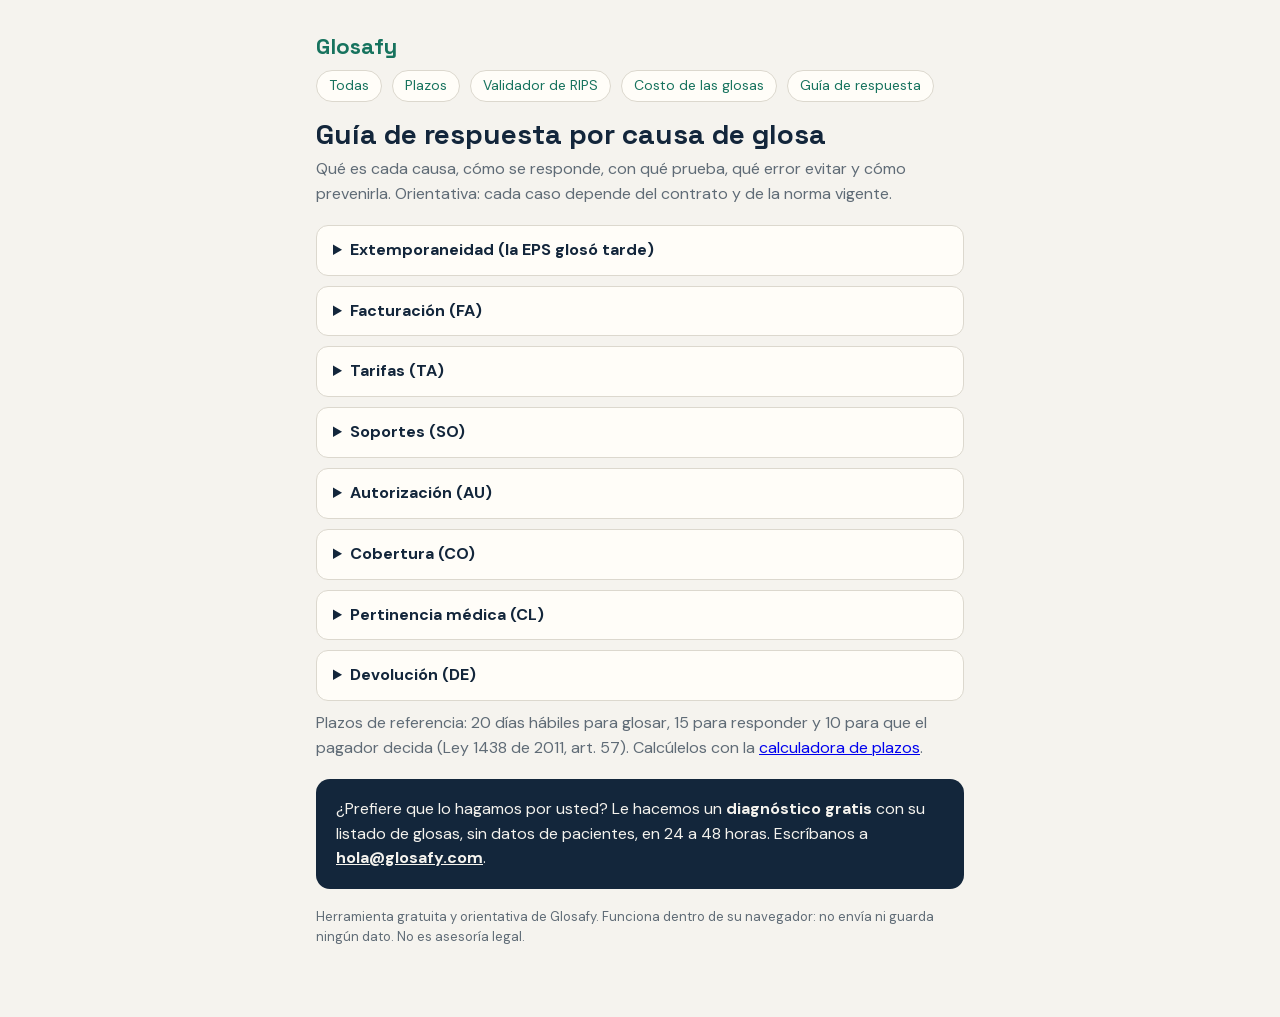
<file: herramientas/guia-glosas.html>
<!doctype html>
<html lang="es">
<head>
<meta charset="utf-8">
<meta http-equiv="Content-Security-Policy" content="default-src 'self'; img-src 'self' data:; font-src 'self'; style-src 'self' 'unsafe-inline'; script-src 'self' 'unsafe-inline'; connect-src 'none'; object-src 'none'; base-uri 'self'; form-action 'none'">
<meta name="referrer" content="strict-origin-when-cross-origin">
<link rel="icon" href="/favicon.svg" type="image/svg+xml">
<link rel="canonical" href="https://glosafy.com/herramientas/guia-glosas">
<style>@font-face{font-family:"Space Grotesk";src:url("/fonts/SpaceGrotesk-latin.woff2") format("woff2");font-weight:500 700;font-display:swap}@font-face{font-family:"DM Sans";src:url("/fonts/DMSans-latin.woff2") format("woff2");font-weight:400 700;font-display:swap}.marca a{color:inherit;text-decoration:none}</style>

<meta name="viewport" content="width=device-width, initial-scale=1">
<title>Guía de respuesta por causa de glosa · Glosafy</title>
<meta name="description" content="Cómo responder cada tipo de glosa, con qué prueba y cómo prevenirla.">
<style>
:root { --navy:#13263B; --cream:#F5F3EE; --paper:#FFFDF8; --teal:#17735E; --mint:#EAF0EC; --orange:#C4621F;
        --muted:#5F6B76; --line:#DCD8CE; --ok:#17735E; --mal:#B4471A; }
@media (prefers-color-scheme: dark) {
  :root:not([data-theme="light"]) { --navy:#E8EDF2; --cream:#0F1A26; --paper:#152333; --teal:#4FB89A; --mint:#1C3140;
        --orange:#F0955A; --muted:#A3AFBB; --line:#2A3B4D; --ok:#4FB89A; --mal:#F0955A; }
}
* { box-sizing:border-box; }
body { margin:0; background:var(--cream); color:var(--navy); font:16px/1.55 "DM Sans", system-ui, Arial, sans-serif; }
main { max-width:680px; margin:0 auto; padding:32px 16px 56px; }
.marca { font:700 22px "Space Grotesk", system-ui, Arial, sans-serif; color:var(--teal); }
h1 { font:700 28px/1.2 "Space Grotesk", system-ui, Arial, sans-serif; margin:16px 0 6px; }
.sub { color:var(--muted); margin:0 0 18px; }
.tarjeta { background:var(--paper); border:1px solid var(--line); border-radius:14px; padding:20px; margin-top:16px; }
label { display:block; font-weight:600; margin:12px 0 6px; }
label small { font-weight:400; color:var(--muted); }
input[type=date] { width:100%; padding:11px 12px; border:1px solid var(--line); border-radius:10px; background:var(--cream);
                   color:var(--navy); font:inherit; }
.res { display:grid; gap:10px; }
.fila { border-left:4px solid var(--teal); background:var(--mint); border-radius:8px; padding:12px 14px; }
.fila.mal { border-left-color:var(--mal); }
.fila b { display:block; font-size:18px; }
.fila span { color:var(--muted); font-size:14px; }
.cta { background:var(--navy); color:var(--cream); border-radius:14px; padding:18px 20px; margin-top:16px; }
.cta a { color:inherit; font-weight:700; }
.nota { color:var(--muted); font-size:13px; margin-top:18px; }

nav.herr { display:flex; gap:10px; flex-wrap:wrap; margin:10px 0 0; font-size:14px; }
nav.herr a { color:var(--teal); text-decoration:none; border:1px solid var(--line); border-radius:99px; padding:4px 12px; background:var(--paper); }
.grid { display:grid; grid-template-columns:repeat(auto-fit, minmax(240px, 1fr)); gap:14px; margin-top:16px; }
.grid a { display:block; text-decoration:none; color:inherit; background:var(--paper); border:1px solid var(--line); border-radius:14px; padding:18px; }
.grid a b { display:block; font-size:18px; color:var(--teal); margin-bottom:4px; }
input[type=number], input[type=file] { width:100%; padding:11px 12px; border:1px solid var(--line); border-radius:10px; background:var(--cream); color:var(--navy); font:inherit; }
table { width:100%; border-collapse:collapse; font-size:14px; } th, td { text-align:left; padding:7px 8px; border-bottom:1px solid var(--line); vertical-align:top; }
h2 { font:700 20px "Space Grotesk", system-ui, Arial, sans-serif; margin:26px 0 8px; }
details { background:var(--paper); border:1px solid var(--line); border-radius:12px; padding:12px 16px; margin:10px 0; }
summary { font-weight:700; cursor:pointer; } details p, details li { color:var(--navy); }
</style>
</head>
<body>
<main>
  <div class="marca"><a href="/" aria-label="Glosafy, inicio">Glosafy</a></div>
  <nav class="herr"><a href="/herramientas">Todas</a><a href="/herramientas/calculadora">Plazos</a><a href="/herramientas/validador-rips">Validador de RIPS</a><a href="/herramientas/costo-glosas">Costo de las glosas</a><a href="/herramientas/guia-glosas">Guía de respuesta</a></nav>

  <h1>Guía de respuesta por causa de glosa</h1>
  <p class="sub">Qué es cada causa, cómo se responde, con qué prueba, qué error evitar y cómo prevenirla. Orientativa: cada caso depende del contrato y de la norma vigente.</p>
  <details><summary>Extemporaneidad (la EPS glosó tarde)</summary><p><b>Qué es:</b> La EPS tiene 20 días hábiles desde la radicación para glosar (Ley 1438 de 2011, art. 57).</p><p><b>Cómo se responde:</b> Responder dentro de los 15 días hábiles alegando la extemporaneidad, con el acuse de radicación, la comunicación de glosa y el cálculo de días hábiles. No hace falta discutir el fondo.</p><p><b>Error frecuente:</b> Dejar pasar el plazo de respuesta aunque la glosa sea extemporánea.</p><p><b>Cómo prevenirla:</b> Guardar siempre el número y la fecha de radicación (desde la Res. 948 de 2026, el pagador la reporta al SIIFA).</p></details>
  <details><summary>Facturación (FA)</summary><p><b>Qué es:</b> Diferencias entre la factura, el RIPS y lo prestado: códigos, cantidades, valores, duplicados.</p><p><b>Cómo se responde:</b> Mostrar que factura y RIPS coinciden ítem por ítem; si un servicio se repite, demostrar con la historia clínica que fueron atenciones distintas.</p><p><b>Error frecuente:</b> Aceptar un «cobro duplicado» sin revisar las fechas y horas de cada atención.</p><p><b>Cómo prevenirla:</b> Conciliar factura y RIPS antes de radicar.</p></details>
  <details><summary>Tarifas (TA)</summary><p><b>Qué es:</b> El valor facturado supera la tarifa pactada en el contrato.</p><p><b>Cómo se responde:</b> Citar la tarifa del contrato (o del manual base con su ajuste) y el valor facturado; si hay diferencia real, aceptar solo esa diferencia.</p><p><b>Error frecuente:</b> Aceptar la glosa completa cuando la diferencia es menor.</p><p><b>Cómo prevenirla:</b> Cargar las tarifas pactadas y facturar contra ellas; identificar el contrato por su CUCON.</p></details>
  <details><summary>Soportes (SO)</summary><p><b>Qué es:</b> Falta un soporte o una firma.</p><p><b>Cómo se responde:</b> Ubicar el documento radicado y citarlo con archivo, página y firma. Si la EPS pide un soporte que la norma no exige, la glosa es improcedente (Res. 948 de 2026; Anexo Técnico 1 de la Res. 2284 de 2023).</p><p><b>Error frecuente:</b> Responder «se adjunta» sin decir dónde está la prueba.</p><p><b>Cómo prevenirla:</b> Lista de soportes por tipo de servicio antes de radicar.</p></details>
  <details><summary>Autorización (AU)</summary><p><b>Qué es:</b> El servicio no tenía autorización, no estaba vigente o no lo cubría.</p><p><b>Cómo se responde:</b> Citar la autorización, su vigencia y lo que cubre; mostrar que el contrato no exige autorización para ese servicio. Desde el 1 de junio de 2026 no se puede exigir autorización para medicamentos (validar con su asesor).</p><p><b>Error frecuente:</b> No revisar si el contrato realmente exigía la autorización.</p><p><b>Cómo prevenirla:</b> Verificar la autorización antes de prestar el servicio.</p></details>
  <details><summary>Cobertura (CO)</summary><p><b>Qué es:</b> El servicio no estaría cubierto por el plan o el contrato.</p><p><b>Cómo se responde:</b> Mostrar que el servicio tiene tarifa pactada, no está en las exclusiones y se prestó durante la vigencia.</p><p><b>Error frecuente:</b> Aceptar sin leer las exclusiones del contrato.</p><p><b>Cómo prevenirla:</b> Validar cobertura y exclusiones antes de facturar.</p></details>
  <details><summary>Pertinencia médica (CL)</summary><p><b>Qué es:</b> La EPS considera que el servicio o la estancia no se justificaba clínicamente.</p><p><b>Cómo se responde:</b> Concepto de un médico auditor con los hallazgos de la historia clínica (fecha y hora) y la guía de práctica clínica aplicable.</p><p><b>Error frecuente:</b> Responder con un texto genérico sin citar la historia clínica.</p><p><b>Cómo prevenirla:</b> Registrar en la historia los criterios que justifican cada estancia y procedimiento.</p></details>
  <details><summary>Devolución (DE)</summary><p><b>Qué es:</b> La factura entera se devuelve: falta CUV, error de estructura o de pagador.</p><p><b>Cómo se responde:</b> Corregir y volver a radicar; si la devolución no tiene fundamento, responderla con la prueba.</p><p><b>Error frecuente:</b> Corregir sin entender por qué el Ministerio rechazó el RIPS.</p><p><b>Cómo prevenirla:</b> Validar el RIPS antes de enviarlo (use el validador gratis).</p></details>
  <p class="sub">Plazos de referencia: 20 días hábiles para glosar, 15 para responder y 10 para que el pagador decida (Ley 1438 de 2011, art. 57). Calcúlelos con la <a href="/herramientas/calculadora">calculadora de plazos</a>.</p>
  <div class="cta">¿Prefiere que lo hagamos por usted? Le hacemos un <b>diagnóstico gratis</b> con su listado de glosas, sin datos de pacientes, en 24 a 48 horas. Escríbanos a <a href="mailto:hola@glosafy.com">hola@glosafy.com</a>.</div>
  <p class="nota">Herramienta gratuita y orientativa de Glosafy. Funciona dentro de su navegador: no envía ni guarda ningún dato. No es asesoría legal.</p>
</main>

</body>
</html>
</file>
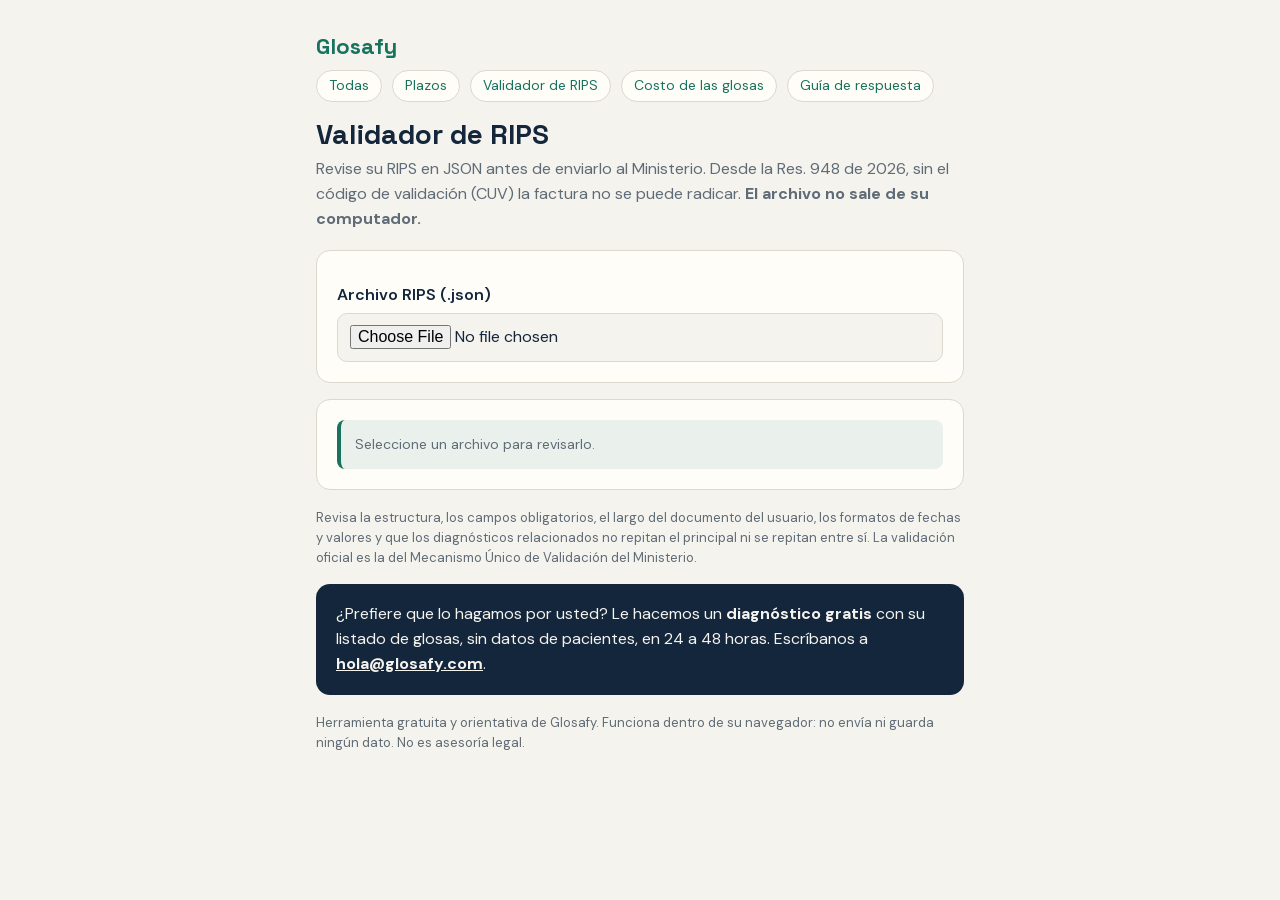
<file: herramientas/validador-rips.html>
<!doctype html>
<html lang="es">
<head>
<meta charset="utf-8">
<meta http-equiv="Content-Security-Policy" content="default-src 'self'; img-src 'self' data:; font-src 'self'; style-src 'self' 'unsafe-inline'; script-src 'self' 'unsafe-inline'; connect-src 'none'; object-src 'none'; base-uri 'self'; form-action 'none'">
<meta name="referrer" content="strict-origin-when-cross-origin">
<link rel="icon" href="/favicon.svg" type="image/svg+xml">
<link rel="canonical" href="https://glosafy.com/herramientas/validador-rips">
<style>@font-face{font-family:"Space Grotesk";src:url("/fonts/SpaceGrotesk-latin.woff2") format("woff2");font-weight:500 700;font-display:swap}@font-face{font-family:"DM Sans";src:url("/fonts/DMSans-latin.woff2") format("woff2");font-weight:400 700;font-display:swap}.marca a{color:inherit;text-decoration:none}</style>

<meta name="viewport" content="width=device-width, initial-scale=1">
<title>Validador de RIPS · Glosafy</title>
<meta name="description" content="Revise su RIPS en JSON antes de enviarlo al Ministerio, sin subir el archivo.">
<style>
:root { --navy:#13263B; --cream:#F5F3EE; --paper:#FFFDF8; --teal:#17735E; --mint:#EAF0EC; --orange:#C4621F;
        --muted:#5F6B76; --line:#DCD8CE; --ok:#17735E; --mal:#B4471A; }
@media (prefers-color-scheme: dark) {
  :root:not([data-theme="light"]) { --navy:#E8EDF2; --cream:#0F1A26; --paper:#152333; --teal:#4FB89A; --mint:#1C3140;
        --orange:#F0955A; --muted:#A3AFBB; --line:#2A3B4D; --ok:#4FB89A; --mal:#F0955A; }
}
* { box-sizing:border-box; }
body { margin:0; background:var(--cream); color:var(--navy); font:16px/1.55 "DM Sans", system-ui, Arial, sans-serif; }
main { max-width:680px; margin:0 auto; padding:32px 16px 56px; }
.marca { font:700 22px "Space Grotesk", system-ui, Arial, sans-serif; color:var(--teal); }
h1 { font:700 28px/1.2 "Space Grotesk", system-ui, Arial, sans-serif; margin:16px 0 6px; }
.sub { color:var(--muted); margin:0 0 18px; }
.tarjeta { background:var(--paper); border:1px solid var(--line); border-radius:14px; padding:20px; margin-top:16px; }
label { display:block; font-weight:600; margin:12px 0 6px; }
label small { font-weight:400; color:var(--muted); }
input[type=date] { width:100%; padding:11px 12px; border:1px solid var(--line); border-radius:10px; background:var(--cream);
                   color:var(--navy); font:inherit; }
.res { display:grid; gap:10px; }
.fila { border-left:4px solid var(--teal); background:var(--mint); border-radius:8px; padding:12px 14px; }
.fila.mal { border-left-color:var(--mal); }
.fila b { display:block; font-size:18px; }
.fila span { color:var(--muted); font-size:14px; }
.cta { background:var(--navy); color:var(--cream); border-radius:14px; padding:18px 20px; margin-top:16px; }
.cta a { color:inherit; font-weight:700; }
.nota { color:var(--muted); font-size:13px; margin-top:18px; }

nav.herr { display:flex; gap:10px; flex-wrap:wrap; margin:10px 0 0; font-size:14px; }
nav.herr a { color:var(--teal); text-decoration:none; border:1px solid var(--line); border-radius:99px; padding:4px 12px; background:var(--paper); }
.grid { display:grid; grid-template-columns:repeat(auto-fit, minmax(240px, 1fr)); gap:14px; margin-top:16px; }
.grid a { display:block; text-decoration:none; color:inherit; background:var(--paper); border:1px solid var(--line); border-radius:14px; padding:18px; }
.grid a b { display:block; font-size:18px; color:var(--teal); margin-bottom:4px; }
input[type=number], input[type=file] { width:100%; padding:11px 12px; border:1px solid var(--line); border-radius:10px; background:var(--cream); color:var(--navy); font:inherit; }
table { width:100%; border-collapse:collapse; font-size:14px; } th, td { text-align:left; padding:7px 8px; border-bottom:1px solid var(--line); vertical-align:top; }
h2 { font:700 20px "Space Grotesk", system-ui, Arial, sans-serif; margin:26px 0 8px; }
details { background:var(--paper); border:1px solid var(--line); border-radius:12px; padding:12px 16px; margin:10px 0; }
summary { font-weight:700; cursor:pointer; } details p, details li { color:var(--navy); }
</style>
</head>
<body>
<main>
  <div class="marca"><a href="/" aria-label="Glosafy, inicio">Glosafy</a></div>
  <nav class="herr"><a href="/herramientas">Todas</a><a href="/herramientas/calculadora">Plazos</a><a href="/herramientas/validador-rips">Validador de RIPS</a><a href="/herramientas/costo-glosas">Costo de las glosas</a><a href="/herramientas/guia-glosas">Guía de respuesta</a></nav>

  <h1>Validador de RIPS</h1>
  <p class="sub">Revise su RIPS en JSON antes de enviarlo al Ministerio. Desde la Res. 948 de 2026, sin el código de validación (CUV) la factura no se puede radicar. <b>El archivo no sale de su computador.</b></p>
  <div class="tarjeta">
    <label for="archivo">Archivo RIPS (.json)</label>
    <input type="file" id="archivo" accept=".json,application/json">
  </div>
  <div class="tarjeta"><div class="res" id="resultado"><div class="fila"><span>Seleccione un archivo para revisarlo.</span></div></div></div>
  <p class="nota">Revisa la estructura, los campos obligatorios, el largo del documento del usuario, los formatos de fechas y valores y que los diagnósticos relacionados no repitan el principal ni se repitan entre sí. La validación oficial es la del Mecanismo Único de Validación del Ministerio.</p>
  <div class="cta">¿Prefiere que lo hagamos por usted? Le hacemos un <b>diagnóstico gratis</b> con su listado de glosas, sin datos de pacientes, en 24 a 48 horas. Escríbanos a <a href="mailto:hola@glosafy.com">hola@glosafy.com</a>.</div>
  <p class="nota">Herramienta gratuita y orientativa de Glosafy. Funciona dentro de su navegador: no envía ni guarda ningún dato. No es asesoría legal.</p>
</main>
<script id="validador">
// Reglas orientativas del RIPS JSON (Res. 948 de 2026). La validación oficial es la del MUV del Ministerio.
const TIPOS = {
  consultas: { codigo: "codConsulta", fecha: "fechaInicioAtencion", valor: "vrServicio" },
  procedimientos: { codigo: "codProcedimiento", fecha: "fechaInicioAtencion", valor: "vrServicio" },
  urgencias: { fecha: "fechaInicioAtencion" },
  hospitalizacion: { fecha: "fechaInicioAtencion" },
  recienNacidos: { fecha: "fechaNacimiento" },
  medicamentos: { codigo: "codTecnologiaSalud", fecha: "fechaDispensAdmon", valor: "vrServicio" },
  otrosServicios: { codigo: "codTecnologiaSalud", fecha: "fechaSuministroTecnologia", valor: "vrServicio" },
};
const FECHA = /^\d{4}-\d{2}-\d{2}( \d{2}:\d{2})?$/;
function vacio(v) { return v === undefined || v === null || String(v).trim() === ""; }
function validarRips(datos) {
  const h = [];
  const add = (nivel, donde, mensaje) => h.push({ nivel, donde, mensaje });
  if (!datos || typeof datos !== "object" || Array.isArray(datos)) { add("RECHAZO", "archivo", "No es un RIPS en JSON (se esperaba un objeto)."); return { hallazgos: h, servicios: 0, total: 0 }; }
  if (vacio(datos.numDocumentoIdObligado)) add("RECHAZO", "cabecera", "Falta numDocumentoIdObligado (NIT del prestador).");
  if (vacio(datos.numFactura) && vacio(datos.numNota)) add("RECHAZO", "cabecera", "Falta numFactura.");
  const usuarios = Array.isArray(datos.usuarios) ? datos.usuarios : [];
  if (!usuarios.length) add("RECHAZO", "cabecera", "El RIPS no trae usuarios.");
  let servicios = 0, total = 0;
  usuarios.forEach((u, i) => {
    const donde = `usuario ${u.consecutivo ?? i + 1}`;
    ["tipoDocumentoIdentificacion", "numDocumentoIdentificacion", "tipoUsuario", "fechaNacimiento", "codSexo"].forEach((c) => {
      if (vacio(u[c])) add("RECHAZO", donde, `Falta ${c}.`);
    });
    const doc = String(u.numDocumentoIdentificacion ?? "").trim();
    if (doc && (doc.length < 4 || doc.length > 20)) add("RECHAZO", donde, `El documento tiene ${doc.length} caracteres; debe tener entre 4 y 20.`);
    if (!vacio(u.fechaNacimiento) && !FECHA.test(String(u.fechaNacimiento))) add("REVISAR", donde, "fechaNacimiento no tiene formato AAAA-MM-DD.");
    const sv = u.servicios || {};
    Object.keys(TIPOS).forEach((tipo) => (Array.isArray(sv[tipo]) ? sv[tipo] : []).forEach((s, j) => {
      servicios++;
      const reg = `${donde} · ${tipo} ${s.consecutivo ?? j + 1}`;
      const t = TIPOS[tipo];
      if (vacio(s.codPrestador)) add("RECHAZO", reg, "Falta codPrestador.");
      if (t.codigo && vacio(s[t.codigo])) add("RECHAZO", reg, `Falta ${t.codigo}.`);
      if (vacio(s[t.fecha])) add("RECHAZO", reg, `Falta ${t.fecha}.`);
      else if (!FECHA.test(String(s[t.fecha]))) add("REVISAR", reg, `${t.fecha} no tiene formato AAAA-MM-DD HH:MM.`);
      if (t.valor) {
        const v = s[t.valor];
        if (vacio(v)) add("RECHAZO", reg, `Falta ${t.valor}.`);
        else if (typeof v === "string" && v.includes(",")) add("REVISAR", reg, `${t.valor} usa coma: el separador decimal oficial es el punto.`);
        else if (isNaN(Number(v)) || Number(v) < 0) add("RECHAZO", reg, `${t.valor} no es un valor numérico válido.`);
        else total += Number(v);
      }
      ["", "E"].forEach((suf) => {
        const principal = String(s["codDiagnosticoPrincipal" + suf] ?? "").trim();
        const vistos = {};
        Object.keys(s).filter((k) => new RegExp(`^codDiagnosticoRelacionado${suf}\\d?$`).test(k)).sort().forEach((k) => {
          const cod = String(s[k] ?? "").trim();
          if (!cod) return;
          if (principal && cod === principal) add("RECHAZO", reg, `${k} repite el diagnóstico principal ${principal} (reglas RVC086 a RVC089).`);
          else if (vistos[cod]) add("RECHAZO", reg, `${k} repite el diagnóstico de ${vistos[cod]} (${cod}).`);
          vistos[cod] = vistos[cod] || k;
        });
      });
    }));
  });
  if (usuarios.length && !servicios) add("RECHAZO", "servicios", "Ningún usuario trae servicios.");
  return { hallazgos: h, servicios, total };
}
</script>
<script>
const esc = (t) => String(t).replace(/[&<>"']/g, (c) => ({"&": "&amp;", "<": "&lt;", ">": "&gt;", '"': "&quot;", "'": "&#39;"}[c]));
document.getElementById("archivo").addEventListener("change", async (e) => {
  const f = e.target.files[0]; if (!f) return;
  const out = document.getElementById("resultado");
  let datos;
  try { datos = JSON.parse(await f.text()); } catch (err) { out.innerHTML = `<div class="fila mal"><b>El archivo no es un JSON válido</b><span>${esc(err.message)}</span></div>`; return; }
  const r = validarRips(datos);
  const rechazos = r.hallazgos.filter((x) => x.nivel === "RECHAZO").length;
  const encabezado = rechazos
    ? `<div class="fila mal"><b>${rechazos} problema(s) que el Ministerio probablemente rechaza</b><span>${r.servicios} servicios revisados · total vrServicio $${Math.round(r.total).toLocaleString("es-CO")}</span></div>`
    : `<div class="fila"><b>Sin problemas de rechazo en las reglas revisadas</b><span>${r.servicios} servicios revisados · total vrServicio $${Math.round(r.total).toLocaleString("es-CO")}. Compárelo con el total de la factura.</span></div>`;
  out.innerHTML = encabezado + r.hallazgos.slice(0, 200).map((x) => `<div class="fila${x.nivel === "RECHAZO" ? " mal" : ""}"><b>${esc(x.mensaje)}</b><span>${esc(x.nivel === "RECHAZO" ? "Rechazo probable" : "Revisar")} · ${esc(x.donde)}</span></div>`).join("");
});
</script>
</body>
</html>
</file>
<file: styles.css>
@font-face { font-family: "Space Grotesk"; src: url("fonts/SpaceGrotesk-latin.woff2") format("woff2"); font-weight: 500 700; font-display: swap; }
@font-face { font-family: "DM Sans"; src: url("fonts/DMSans-latin.woff2") format("woff2"); font-weight: 400 700; font-display: swap; }

:root {
  /* color */
  --navy: #13263B;
  --navy-2: #1D3550;
  --cream: #F5F3EE;
  --paper: #FFFDF8;
  --mint-bg: #EAF0EC;
  --teal: #17735E;
  --teal-dark: #126150;
  --mint: #6FD3B4;
  --orange: #C4621F;
  --text: #13263B;
  --text-2: #44505C;
  --text-muted: #5F6B76;
  --on-dark: #F5F3EE;
  --on-dark-2: #C9D6DF;
  --line: #DCD8CE;
  /* type */
  --font-display: "Space Grotesk", Arial, sans-serif;
  --font-body: "DM Sans", Arial, sans-serif;
  --fs-hero: clamp(2.4rem, 5.5vw, 4.25rem);
  --fs-h2: clamp(1.8rem, 3.6vw, 2.75rem);
  --fs-h3: 1.3rem;
  --fs-lead: clamp(1.1rem, 1.6vw, 1.3rem);
  --fs-body: 1.05rem;
  --fs-small: 0.92rem;
  /* space */
  --s-1: 0.5rem; --s-2: 1rem; --s-3: 1.5rem; --s-4: 2rem; --s-5: 3rem; --s-6: 5rem;
  --radius: 14px;
  --max: 1120px;
}

* { box-sizing: border-box; }
html { scroll-behavior: smooth; }
@media (prefers-reduced-motion: reduce) { html { scroll-behavior: auto; } }
body { margin: 0; font-family: var(--font-body); font-size: var(--fs-body); line-height: 1.6; color: var(--text); background: var(--cream); -webkit-font-smoothing: antialiased; }
h1, h2, h3 { font-family: var(--font-display); line-height: 1.12; margin: 0; letter-spacing: -0.01em; }
p { margin: 0; }
a { color: var(--teal); }
img, svg { max-width: 100%; }
:focus-visible { outline: 3px solid var(--mint); outline-offset: 3px; border-radius: 4px; }

.skip { position: absolute; left: -9999px; top: 0; background: var(--navy); color: var(--on-dark); padding: var(--s-1) var(--s-2); z-index: 10; }
.skip:focus { left: var(--s-2); top: var(--s-2); }

.wrap { width: 100%; max-width: var(--max); margin: 0 auto; padding: 0 var(--s-3); }
.eyebrow { font-size: var(--fs-small); font-weight: 700; letter-spacing: 0.14em; text-transform: uppercase; color: var(--teal); margin-bottom: var(--s-2); }
.dark .eyebrow { color: var(--mint); }
.lead { font-size: var(--fs-lead); color: var(--text-2); max-width: 40rem; }
section { padding: var(--s-6) 0; }
section h2 { font-size: var(--fs-h2); margin-bottom: var(--s-3); max-width: 46rem; }

/* buttons */
.btn { display: inline-flex; align-items: center; gap: 0.5rem; font: 600 1rem var(--font-body); text-decoration: none; padding: 0.85rem 1.4rem; border-radius: 999px; border: 2px solid transparent; transition: transform .15s ease, background .15s ease; }
.btn:hover { transform: translateY(-1px); }
.btn-primary { background: var(--mint); color: var(--navy); }
.btn-primary:hover { background: #8CE0C6; }
.btn-ghost { color: var(--on-dark); border-color: rgba(245,243,238,.35); }
.btn-ghost:hover { border-color: var(--on-dark); }
.btn-teal { background: var(--teal); color: var(--on-dark); }
.btn-teal:hover { background: var(--teal-dark); }

/* header */
.site-header { background: var(--navy); color: var(--on-dark); }
.nav { display: flex; align-items: center; justify-content: space-between; padding-top: var(--s-2); padding-bottom: var(--s-2); gap: var(--s-3); }
.logo { font: 700 1.4rem var(--font-display); color: var(--mint); text-decoration: none; letter-spacing: 0.02em; }
.nav ul { display: flex; gap: var(--s-3); list-style: none; margin: 0; padding: 0; }
.nav ul a { color: var(--on-dark-2); text-decoration: none; font-size: var(--fs-small); font-weight: 500; }
.nav ul a:hover { color: var(--on-dark); }
@media (max-width: 760px) { .nav ul { display: none; } }

/* hero */
.hero { background: var(--navy); color: var(--on-dark); padding: var(--s-5) 0 var(--s-6); }
.hero-grid { display: grid; grid-template-columns: 1.15fr 1fr; gap: var(--s-5); align-items: center; }
.hero h1 { font-size: var(--fs-hero); color: var(--on-dark); }
.hero .lead { color: var(--on-dark-2); margin-top: var(--s-3); }
.hero-ctas { display: flex; flex-wrap: wrap; gap: var(--s-2); margin-top: var(--s-4); }
.bar { width: 80px; height: 6px; border-radius: 3px; background: var(--mint); margin-bottom: var(--s-3); }
@media (max-width: 900px) { .hero-grid { grid-template-columns: 1fr; } }

/* product card (hero) */
.card-demo { background: var(--paper); color: var(--text); border-radius: 18px; padding: var(--s-3); box-shadow: 0 24px 60px rgba(0,0,0,.28); }
.card-demo header { display: flex; justify-content: space-between; align-items: baseline; gap: var(--s-2); border-bottom: 1px solid var(--line); padding-bottom: var(--s-2); }
.card-demo .tag { font-size: 0.8rem; color: var(--text-muted); }
.card-demo .amount { font: 700 1.15rem var(--font-display); }
.chip { display: inline-block; font-size: 0.78rem; font-weight: 700; padding: 0.2rem 0.6rem; border-radius: 999px; }
.chip-ok { background: #D7EFE6; color: #0E5745; }
.chip-med { background: #FBE3CF; color: #8A4314; }
.chip-acc { background: #E6E8EB; color: #3F4A55; }
.demo-row { display: flex; justify-content: space-between; align-items: center; gap: var(--s-2); padding: 0.7rem 0; border-bottom: 1px dashed var(--line); font-size: 0.95rem; }
.demo-row:last-of-type { border-bottom: none; }
.cite { margin-top: var(--s-2); background: var(--navy); color: var(--on-dark); border-left: 4px solid var(--mint); border-radius: 8px; padding: 0.8rem 1rem; font-size: 0.88rem; line-height: 1.5; }
.card-demo .note { font-size: 0.78rem; color: var(--text-muted); margin-top: var(--s-1); }

/* problem list */
.fails { display: grid; grid-template-columns: repeat(auto-fit, minmax(260px, 1fr)); gap: var(--s-2); margin-top: var(--s-4); }
.fail { background: var(--paper); border: 1px solid var(--line); border-radius: var(--radius); padding: var(--s-3); }
.fail h3 { font-size: var(--fs-h3); margin-bottom: var(--s-1); }
.fail p { color: var(--text-2); font-size: 0.98rem; }
.fail .fix { margin-top: var(--s-2); color: var(--teal); font-weight: 600; font-size: 0.95rem; }

/* services */
.mint { background: var(--mint-bg); }
.services { display: grid; grid-template-columns: 1fr 1fr; gap: var(--s-3); margin-top: var(--s-4); }
.service { border-radius: 18px; padding: var(--s-4); }
.service h3 { font-size: 1.6rem; margin-bottom: var(--s-2); }
.service p { font-size: 1.05rem; }
.service.dark { background: var(--navy); color: var(--on-dark); }
.service.dark p { color: var(--on-dark-2); }
.service.light { background: var(--paper); border: 1px solid #CFD9D3; }
.service.light p { color: var(--text-2); }
@media (max-width: 760px) { .services { grid-template-columns: 1fr; } }

/* steps */
.steps { list-style: none; padding: 0; margin: var(--s-4) 0 0; display: grid; grid-template-columns: repeat(5, 1fr); gap: var(--s-3); counter-reset: s; }
.steps li { border-top: 4px solid var(--teal); padding-top: var(--s-2); counter-increment: s; }
.steps li::before { content: counter(s); display: block; font: 700 2.2rem var(--font-display); color: var(--teal); line-height: 1; margin-bottom: var(--s-1); }
.steps li:last-child { border-color: var(--orange); }
.steps li:last-child::before { color: var(--orange); }
.steps h3 { font-size: 1.1rem; margin-bottom: 0.35rem; }
.steps p { color: var(--text-2); font-size: 0.95rem; }
@media (max-width: 900px) { .steps { grid-template-columns: 1fr 1fr; } }
@media (max-width: 520px) { .steps { grid-template-columns: 1fr; } }

/* proof */
.dark { background: var(--navy); color: var(--on-dark); }
.dark h2 { color: var(--on-dark); }
.dark .lead { color: var(--on-dark-2); }
.quote { background: var(--navy-2); border-left: 6px solid var(--mint); border-radius: 10px; padding: var(--s-3) var(--s-4); font-size: 1.15rem; line-height: 1.55; margin-top: var(--s-4); }
.quote small { display: block; color: var(--on-dark-2); font-size: 0.85rem; margin-top: var(--s-1); }
.proof-grid { display: grid; grid-template-columns: repeat(3, 1fr); gap: var(--s-4); margin-top: var(--s-4); }
.proof-grid h3 { color: var(--mint); font-size: 1.15rem; margin-bottom: var(--s-1); }
.proof-grid p { color: var(--on-dark-2); font-size: 0.98rem; }
@media (max-width: 760px) { .proof-grid { grid-template-columns: 1fr; } }

/* trust */
.trust { display: grid; grid-template-columns: repeat(3, 1fr); gap: var(--s-4); margin-top: var(--s-4); }
.trust div { display: flex; gap: var(--s-2); align-items: flex-start; }
.trust svg { flex: none; width: 28px; height: 28px; color: var(--teal); margin-top: 2px; }
.trust p { color: var(--text-2); font-size: 0.98rem; }
@media (max-width: 900px) { .trust { grid-template-columns: 1fr 1fr; } }
@media (max-width: 560px) { .trust { grid-template-columns: 1fr; } }

/* cta */
.cta { background: var(--teal); color: var(--on-dark); text-align: left; }
.cta h2 { color: var(--on-dark); }
.cta .lead { color: #E6F4EE; }
.cta .btn-primary { background: var(--cream); }
.cta .btn-ghost { border-color: rgba(245,243,238,.5); }
.cta-row { display: flex; flex-wrap: wrap; gap: var(--s-2); margin-top: var(--s-4); }

/* footer */
.site-footer { background: var(--navy); color: var(--on-dark-2); padding: var(--s-4) 0; font-size: var(--fs-small); }
.site-footer .wrap { display: flex; flex-wrap: wrap; justify-content: space-between; gap: var(--s-2); }
.site-footer a { color: var(--on-dark); }

/* legal page */
.legal { padding: var(--s-5) 0; }
.legal h1 { font-size: var(--fs-h2); margin-bottom: var(--s-3); }
.legal h2 { font-size: 1.3rem; margin: var(--s-4) 0 var(--s-1); }
.legal p, .legal li { color: var(--text-2); max-width: 46rem; }
.legal p + p { margin-top: var(--s-1); }
.eyebrow-light { color: #D6F5EA; }
.chip { white-space: nowrap; }
.card-demo { margin: 0; }
.hero-grid > * { min-width: 0; }
.cite { overflow-wrap: anywhere; }
.cta .small-note { font-size: 0.95rem; margin-top: var(--s-1); }

/* herramientas */
.tools { display: grid; grid-template-columns: repeat(auto-fit, minmax(230px, 1fr)); gap: var(--s-2); margin-top: var(--s-4); }
.tool { display: block; text-decoration: none; color: var(--text); background: var(--paper); border: 1px solid #CFD9D3; border-radius: var(--radius); padding: var(--s-3); transition: transform .15s ease, border-color .15s ease; }
.tool:hover { transform: translateY(-2px); border-color: var(--teal); }
.tool h3 { font-size: 1.1rem; color: var(--teal); margin-bottom: var(--s-1); }
.tool p { color: var(--text-2); font-size: 0.95rem; }
</file>
